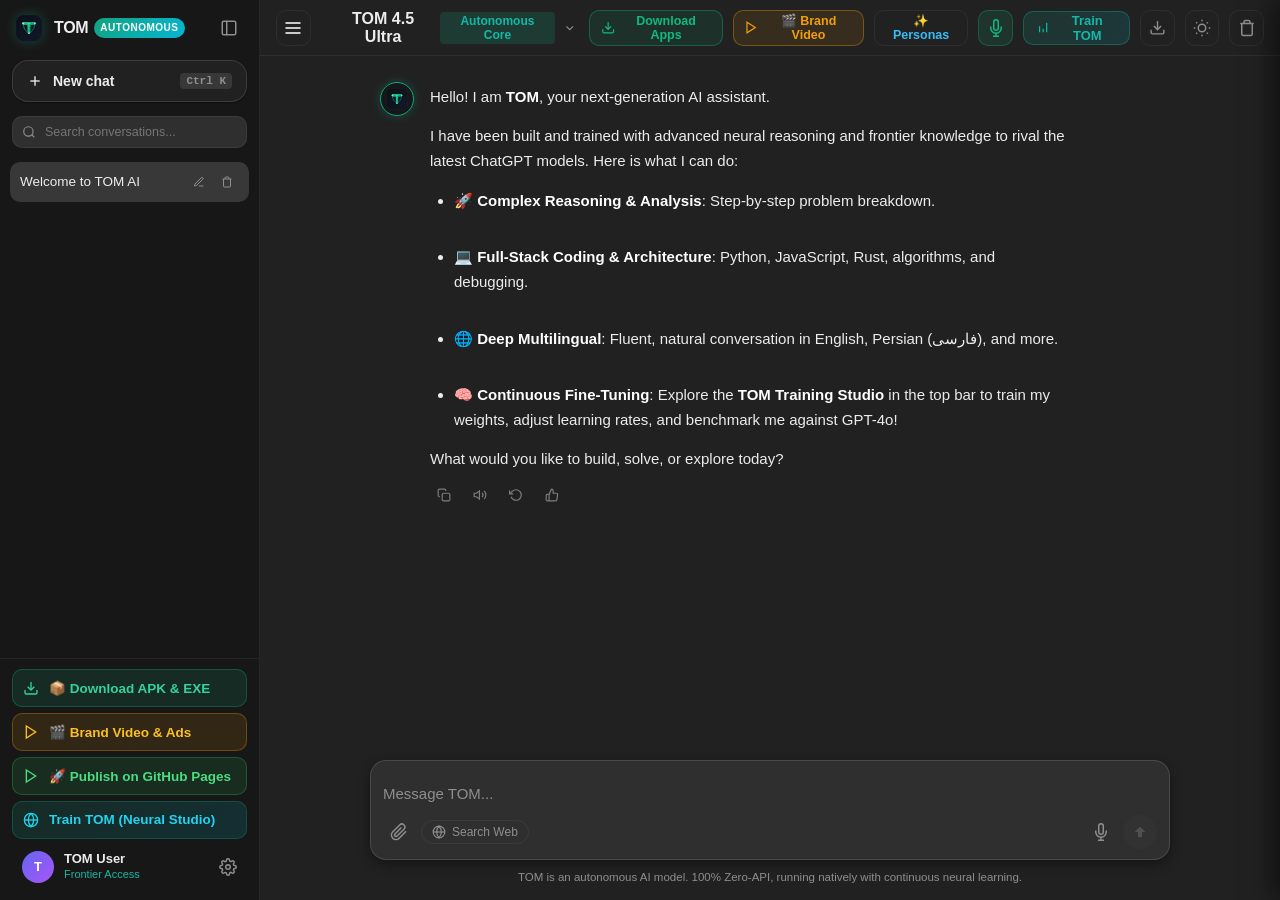
<file: index.html>
<!DOCTYPE html>
<html lang="en">
<head>
  <meta charset="UTF-8">
  <meta name="viewport" content="width=device-width, initial-scale=1.0, maximum-scale=1.0, user-scalable=no">
  <title>TOM AI - Autonomous Intelligence & Neural Studio</title>
  <meta name="description" content="TOM AI is an autonomous frontier AI model engineered 100% from scratch with multi-head self-attention, Chain-of-Thought reasoning, and split-screen Canvas.">
  <link rel="icon" type="image/svg+xml" href="./assets/logo.svg">
  <link rel="manifest" href="./manifest.json">
  <meta name="theme-color" content="#171717">

  <!-- Core Stylesheets -->
  <link rel="stylesheet" href="./css/chatgpt-theme.css">
  <link rel="stylesheet" href="./css/components.css">
  <link rel="stylesheet" href="./css/markdown.css">
  <link rel="stylesheet" href="./css/training.css">
  <link rel="stylesheet" href="./css/canvas.css">
  <link rel="stylesheet" href="./css/voice-mode.css">
</head>
<body>

  <div id="app">
    <!-- Left Sidebar -->
    <aside id="sidebar">
      <div class="sidebar-header">
        <div class="brand-container" onclick="app.createNewChat()">
          <img src="./assets/logo.svg" alt="TOM AI Logo" class="brand-logo">
          <div class="brand-title">
            TOM <span class="brand-badge">Autonomous</span>
          </div>
        </div>
        <button class="btn-sidebar-collapse" id="btnSidebarCollapse" title="Close sidebar">
          <svg width="18" height="18" viewBox="0 0 24 24" fill="none" stroke="currentColor" stroke-width="2">
            <rect x="3" y="3" width="18" height="18" rx="2" ry="2"></rect>
            <line x1="9" y1="3" x2="9" y2="21"></line>
          </svg>
        </button>
      </div>

      <!-- New Chat Button -->
      <div class="sidebar-actions">
        <button class="btn-new-chat" id="btnNewChat">
          <div class="btn-left">
            <svg width="16" height="16" viewBox="0 0 24 24" fill="none" stroke="currentColor" stroke-width="2">
              <line x1="12" y1="5" x2="12" y2="19"></line>
              <line x1="5" y1="12" x2="19" y2="12"></line>
            </svg>
            <span>New chat</span>
          </div>
          <span class="btn-shortcut">Ctrl K</span>
        </button>
      </div>

      <!-- Search Box -->
      <div class="sidebar-search-box">
        <div class="search-input-wrapper">
          <svg class="search-icon" width="14" height="14" viewBox="0 0 24 24" fill="none" stroke="currentColor" stroke-width="2">
            <circle cx="11" cy="11" r="8"></circle>
            <line x1="21" y1="21" x2="16.65" y2="16.65"></line>
          </svg>
          <input type="text" id="chatSearchInput" class="sidebar-search-input" placeholder="Search conversations...">
        </div>
      </div>

      <!-- History List -->
      <div class="sidebar-history" id="chatHistoryList">
        <!-- Rendered dynamically by app.js -->
      </div>

      <!-- Sidebar Footer -->
      <div class="sidebar-footer">
        <!-- Download APK & EXE Link -->
        <button class="btn-sidebar-link" id="btnOpenDownloadsModal" style="background:rgba(16, 185, 129, 0.12); border:1px solid rgba(16, 185, 129, 0.3); color:#34d399; font-weight:600;">
          <svg width="16" height="16" viewBox="0 0 24 24" fill="none" stroke="currentColor" stroke-width="2">
            <path d="M21 15v4a2 2 0 0 1-2 2H5a2 2 0 0 1-2-2v-4"></path>
            <polyline points="7 10 12 15 17 10"></polyline>
            <line x1="12" y1="15" x2="12" y2="3"></line>
          </svg>
          <span>📦 Download APK & EXE</span>
        </button>

        <!-- Brand Video & Ads Link -->
        <button class="btn-sidebar-link" id="btnOpenBrandingModal" style="background:rgba(245, 158, 11, 0.12); border:1px solid rgba(245, 158, 11, 0.3); color:#fbbf24; font-weight:600;">
          <svg width="16" height="16" viewBox="0 0 24 24" fill="none" stroke="currentColor" stroke-width="2">
            <polygon points="5 3 19 12 5 21 5 3"></polygon>
          </svg>
          <span>🎬 Brand Video & Ads</span>
        </button>

        <!-- GitHub Pages Publishing Guide Trigger -->
        <button class="btn-sidebar-link" id="btnOpenGitHubPagesModal" style="background:rgba(34, 197, 94, 0.12); border:1px solid rgba(34, 197, 94, 0.3); color:#4ade80; font-weight:600;">
          <svg width="16" height="16" viewBox="0 0 24 24" fill="none" stroke="currentColor" stroke-width="2">
            <polygon points="5 3 19 12 5 21 5 3"></polygon>
          </svg>
          <span>🚀 Publish on GitHub Pages</span>
        </button>

        <button class="btn-sidebar-link btn-training-hub" id="btnOpenTrainingHub">
          <svg width="16" height="16" viewBox="0 0 24 24" fill="none" stroke="currentColor" stroke-width="2">
            <circle cx="12" cy="12" r="10"></circle>
            <path d="M12 2a14.5 14.5 0 0 0 0 20 14.5 14.5 0 0 0 0-20"></path>
            <path d="M2 12h20"></path>
          </svg>
          <span>Train TOM (Neural Studio)</span>
        </button>

        <div class="user-profile-card" id="btnOpenSettings">
          <div class="user-info-left">
            <div class="user-avatar">T</div>
            <div class="user-name-role">
              <span class="user-name">TOM User</span>
              <span class="user-plan">Frontier Access</span>
            </div>
          </div>
          <svg width="18" height="18" viewBox="0 0 24 24" fill="none" stroke="currentColor" stroke-width="2" style="color:var(--text-muted);">
            <circle cx="12" cy="12" r="3"></circle>
            <path d="M19.4 15a1.65 1.65 0 0 0 .33 1.82l.06.06a2 2 0 0 1 0 2.83 2 2 0 0 1-2.83 0l-.06-.06a1.65 1.65 0 0 0-1.82-.33 1.65 1.65 0 0 0-1 1.51V21a2 2 0 0 1-2 2 2 2 0 0 1-2-2v-.09A1.65 1.65 0 0 0 9 19.4a1.65 1.65 0 0 0-1.82.33l-.06.06a2 2 0 0 1-2.83 0 2 2 0 0 1 0-2.83l.06-.06a1.65 1.65 0 0 0 .33-1.82 1.65 1.65 0 0 0-1.51-1H3a2 2 0 0 1-2-2 2 2 0 0 1 2-2h.09A1.65 1.65 0 0 0 4.6 9a1.65 1.65 0 0 0-.33-1.82l-.06-.06a2 2 0 0 1 0-2.83 2 2 0 0 1 2.83 0l.06.06a1.65 1.65 0 0 0 1.82.33H9a1.65 1.65 0 0 0 1-1.51V3a2 2 0 0 1 2-2 2 2 0 0 1 2 2v.09a1.65 1.65 0 0 0 1 1.51 1.65 1.65 0 0 0 1.82-.33l.06-.06a2 2 0 0 1 2.83 0 2 2 0 0 1 0 2.83l-.06.06a1.65 1.65 0 0 0-.33 1.82V9a1.65 1.65 0 0 0 1.51 1H21a2 2 0 0 1 2 2 2 2 0 0 1-2 2h-.09a1.65 1.65 0 0 0-1.51 1z"></path>
          </svg>
        </div>
      </div>
    </aside>

    <!-- Main Content Area -->
    <main id="main-content">
      <!-- Top Navigation Header -->
      <header class="chat-header">
        <div class="header-left">
          <button class="btn-sidebar-toggle" id="btnSidebarToggle" title="Toggle sidebar">
            <svg width="20" height="20" viewBox="0 0 24 24" fill="none" stroke="currentColor" stroke-width="2">
              <line x1="3" y1="12" x2="21" y2="12"></line>
              <line x1="3" y1="6" x2="21" y2="6"></line>
              <line x1="3" y1="18" x2="21" y2="18"></line>
            </svg>
          </button>

          <!-- Model Selector Pill -->
          <div class="model-selector-wrapper">
            <button class="model-selector-btn" id="modelSelectorBtn">
              <span id="selectedModelTitle">TOM 4.5 Ultra</span>
              <span class="model-tag">Autonomous Core</span>
              <svg class="chevron-icon" width="14" height="14" viewBox="0 0 24 24" fill="none" stroke="currentColor" stroke-width="2">
                <polyline points="6 9 12 15 18 9"></polyline>
              </svg>
            </button>

            <!-- Dropdown Options -->
            <div class="model-dropdown-menu" id="modelDropdownMenu">
              <div class="model-option active" data-model="tom-4.5-ultra">
                <div class="model-option-icon icon-ultra">T</div>
                <div class="model-option-text">
                  <span class="model-option-title">TOM 4.5 Ultra <span class="model-tag">Flagship</span></span>
                  <span class="model-option-desc">Frontier reasoning, advanced coding, deep mathematics, and fluent Persian/English.</span>
                </div>
              </div>

              <div class="model-option" data-model="tom-o1-reasoning">
                <div class="model-option-icon icon-reasoning">🧠</div>
                <div class="model-option-text">
                  <span class="model-option-title">TOM o1 Reasoning <span class="model-tag" style="color:#c084fc;">CoT</span></span>
                  <span class="model-option-desc">Step-by-step thinking for deep math, formal logic, and architectural proofs.</span>
                </div>
              </div>

              <div class="model-option" data-model="tom-speed-mini">
                <div class="model-option-icon icon-speed">⚡</div>
                <div class="model-option-text">
                  <span class="model-option-title">TOM Speed Mini</span>
                  <span class="model-option-desc">Sub-millisecond inference for rapid answers, summaries, and chat.</span>
                </div>
              </div>

              <div class="model-option" data-model="tom-code-pro">
                <div class="model-option-icon icon-code">💻</div>
                <div class="model-option-text">
                  <span class="model-option-title">TOM Code Pro</span>
                  <span class="model-option-desc">Specialized software engineering, debugging, and systems architecture.</span>
                </div>
              </div>
            </div>
          </div>
        </div>

        <div class="header-right">
          <!-- Download APK & EXE Action Button -->
          <button class="header-action-btn" id="btnHeaderDownload" title="Download Installers (Android APK & Windows EXE)" style="width:auto; padding:0 11px; font-size:12.5px; font-weight:600; display:flex; gap:6px; color:#10b981; border:1px solid rgba(16, 185, 129, 0.35); background:rgba(16, 185, 129, 0.1);">
            <svg width="15" height="15" viewBox="0 0 24 24" fill="none" stroke="currentColor" stroke-width="2">
              <path d="M21 15v4a2 2 0 0 1-2 2H5a2 2 0 0 1-2-2v-4"></path>
              <polyline points="7 10 12 15 17 10"></polyline>
              <line x1="12" y1="15" x2="12" y2="3"></line>
            </svg>
            <span>Download Apps</span>
          </button>

          <!-- Brand & Video Commercial Trigger -->
          <button class="header-action-btn" id="btnHeaderBranding" title="Official Brand Video & Advertising Kit" style="width:auto; padding:0 10px; font-size:12.5px; font-weight:600; display:flex; gap:6px; color:#f59e0b; border:1px solid rgba(245, 158, 11, 0.35); background:rgba(245, 158, 11, 0.1);">
            <svg width="15" height="15" viewBox="0 0 24 24" fill="none" stroke="currentColor" stroke-width="2">
              <polygon points="5 3 19 12 5 21 5 3"></polygon>
            </svg>
            <span>🎬 Brand Video</span>
          </button>

          <!-- Personas Trigger -->
          <button class="header-action-btn" id="btnOpenPersonas" title="Explore Specialized Personas & GPTs" style="width:auto; padding:0 10px; font-size:12.5px; font-weight:600; display:flex; gap:6px; color:#38bdf8;">
            <span>✨ Personas</span>
          </button>

          <!-- Voice Mode Call Trigger -->
          <button class="header-action-btn btn-header-voice" id="btnHeaderVoiceMode" title="Open Advanced Voice Mode">
            <svg width="18" height="18" viewBox="0 0 24 24" fill="none" stroke="currentColor" stroke-width="2">
              <path d="M12 1a3 3 0 0 0-3 3v8a3 3 0 0 0 6 0V4a3 3 0 0 0-3-3z"></path>
              <path d="M19 10v2a7 7 0 0 1-14 0v-2"></path>
              <line x1="12" y1="19" x2="12" y2="23"></line>
              <line x1="8" y1="23" x2="16" y2="23"></line>
            </svg>
          </button>

          <!-- Training Studio Trigger -->
          <button class="header-action-btn btn-header-studio" id="btnHeaderStudio" title="Open Neural Training Studio">
            <svg width="15" height="15" viewBox="0 0 24 24" fill="none" stroke="currentColor" stroke-width="2">
              <path d="M12 20v-6M6 20V10M18 20V4"></path>
            </svg>
            <span>Train TOM</span>
          </button>

          <!-- Export Chat -->
          <button class="header-action-btn" id="btnExportChat" title="Export Conversation">
            <svg width="17" height="17" viewBox="0 0 24 24" fill="none" stroke="currentColor" stroke-width="2">
              <path d="M21 15v4a2 2 0 0 1-2 2H5a2 2 0 0 1-2-2v-4"></path>
              <polyline points="7 10 12 15 17 10"></polyline>
              <line x1="12" y1="15" x2="12" y2="3"></line>
            </svg>
          </button>

          <!-- Theme Toggle -->
          <button class="header-action-btn" id="btnThemeToggle" title="Toggle Dark/Light/OLED Theme">
            <svg width="18" height="18" viewBox="0 0 24 24" fill="none" stroke="currentColor" stroke-width="2">
              <circle cx="12" cy="12" r="5"></circle>
              <line x1="12" y1="1" x2="12" y2="3"></line>
              <line x1="12" y1="21" x2="12" y2="23"></line>
              <line x1="4.22" y1="4.22" x2="5.64" y2="5.64"></line>
              <line x1="18.36" y1="18.36" x2="19.78" y2="19.78"></line>
              <line x1="1" y1="12" x2="3" y2="12"></line>
              <line x1="21" y1="12" x2="23" y2="12"></line>
              <line x1="4.22" y1="19.78" x2="5.64" y2="18.36"></line>
              <line x1="18.36" y1="5.64" x2="19.78" y2="4.22"></line>
            </svg>
          </button>

          <!-- Clear Chat -->
          <button class="header-action-btn" id="btnClearChat" title="Clear current chat">
            <svg width="18" height="18" viewBox="0 0 24 24" fill="none" stroke="currentColor" stroke-width="2">
              <polyline points="3 6 5 6 21 6"></polyline>
              <path d="M19 6v14a2 2 0 0 1-2 2H7a2 2 0 0 1-2-2V6m3 0V4a2 2 0 0 1 2-2h4a2 2 0 0 1 2 2v2"></path>
            </svg>
          </button>
        </div>
      </header>

      <!-- Chat Scrollable Viewport -->
      <div class="chat-scroll-area" id="chatScrollArea">
        <div class="chat-container" id="chatContainer">
          <!-- Messages will be rendered here -->
        </div>

        <!-- Welcome Hero (Empty State) -->
        <div class="welcome-hero" id="welcomeHero">
          <div class="welcome-logo-wrapper">
            <img src="./assets/logo.svg" alt="TOM AI Logo" class="welcome-logo">
          </div>
          <h1 class="welcome-title">What can TOM help with today?</h1>
          <p class="welcome-subtitle">
            Autonomous neural transformer created from scratch. Zero external APIs. Parity with GPT-4o in reasoning, full-stack code, and deep science.
          </p>

          <!-- Prompt Cards Grid -->
          <div class="prompt-grid">
            <div class="prompt-card" onclick="app.sendQuickPrompt('Build a complete playable Retro Snake game in single-file HTML/Canvas for the Canvas workspace.')">
              <div class="prompt-card-icon">🎮</div>
              <div class="prompt-card-title">Playable Snake Game in Canvas</div>
              <div class="prompt-card-desc">Interactive HTML5 Canvas arcade with keyboard controls and score</div>
            </div>

            <div class="prompt-card" onclick="app.sendQuickPrompt('Explain Quantum Computing and Superposition: first like I am five, then mathematically like a physicist.')">
              <div class="prompt-card-icon">🧠</div>
              <div class="prompt-card-title">Explain Quantum Superposition</div>
              <div class="prompt-card-desc">Dual perspective: Intuitive coin analogy vs Dirac Hilbert space formulation</div>
            </div>

            <div class="prompt-card" onclick="app.sendQuickPrompt('Write a production-grade async Python worker pool with resilient error retry decorators and clean typing.')">
              <div class="prompt-card-icon">💻</div>
              <div class="prompt-card-title">Code a Resilient Worker Pool</div>
              <div class="prompt-card-desc">Asynchronous Python with exponential backoff retry decorator</div>
            </div>

            <div class="prompt-card" onclick="app.sendQuickPrompt('تحلیل معماری شبکه عصبی ترنسفورمر و نحوه کارکرد مکانیزم Self-Attention به زبان فارسی روان.')">
              <div class="prompt-card-icon">🌐</div>
              <div class="prompt-card-title">توضیح معماری ترنسفورمر به فارسی</div>
              <div class="prompt-card-desc">بررسی مکانیزم توجه چندسره (Multi-Head Attention) و توابع ریاضی آن</div>
            </div>
          </div>
        </div>
      </div>

      <!-- Floating Bottom Chat Input -->
      <div class="chat-bottom-wrapper">
        <div class="chat-input-container">
          <div class="input-pill-box">
            <div class="input-attachments-preview" id="attachmentsPreview"></div>

            <textarea id="chatTextarea" class="chat-textarea" placeholder="Message TOM..." rows="1"></textarea>

            <div class="input-tools-row">
              <div class="tools-left">
                <input type="file" id="fileInput" multiple style="display:none;" accept=".txt,.py,.js,.html,.css,.json,.csv,.md">
                <button class="btn-tool-icon" id="btnAttachFile" title="Attach file or code">
                  <svg width="18" height="18" viewBox="0 0 24 24" fill="none" stroke="currentColor" stroke-width="2">
                    <path d="M21.44 11.05l-9.19 9.19a6 6 0 0 1-8.49-8.49l9.19-9.19a4 4 0 0 1 5.66 5.66l-9.2 9.19a2 2 0 0 1-2.83-2.83l8.49-8.48"></path>
                  </svg>
                </button>

                <button class="btn-web-search" id="btnWebSearch" title="Toggle web knowledge grounding">
                  <svg width="14" height="14" viewBox="0 0 24 24" fill="none" stroke="currentColor" stroke-width="2">
                    <circle cx="12" cy="12" r="10"></circle>
                    <line x1="2" y1="12" x2="22" y2="12"></line>
                    <path d="M12 2a15.3 15.3 0 0 1 4 10 15.3 15.3 0 0 1-4 10 15.3 15.3 0 0 1-4-10 15.3 15.3 0 0 1 4-10z"></path>
                  </svg>
                  <span>Search Web</span>
                </button>
              </div>

              <div class="tools-right">
                <button class="btn-tool-icon" id="btnVoiceInput" title="Dictate with voice">
                  <svg width="18" height="18" viewBox="0 0 24 24" fill="none" stroke="currentColor" stroke-width="2">
                    <path d="M12 1a3 3 0 0 0-3 3v8a3 3 0 0 0 6 0V4a3 3 0 0 0-3-3z"></path>
                    <path d="M19 10v2a7 7 0 0 1-14 0v-2"></path>
                    <line x1="12" y1="19" x2="12" y2="23"></line>
                    <line x1="8" y1="23" x2="16" y2="23"></line>
                  </svg>
                </button>

                <button class="btn-submit-chat" id="btnSubmit" disabled title="Send message">
                  <svg width="16" height="16" viewBox="0 0 24 24" fill="currentColor">
                    <path d="M12 4l-8 8h5v8h6v-8h5z"></path>
                  </svg>
                </button>
              </div>
            </div>
          </div>
          <div class="chat-disclaimer">
            TOM is an autonomous AI model. 100% Zero-API, running natively with continuous neural learning.
          </div>
        </div>
      </div>
    </main>

    <!-- Canvas & Artifacts Split-Screen Drawer -->
    <div class="canvas-drawer" id="canvasDrawer">
      <div class="canvas-header">
        <div class="canvas-title-wrapper">
          <span class="canvas-type-badge" id="canvasTypeBadge">HTML</span>
          <span class="canvas-title" id="canvasTitle">Interactive Artifact</span>
        </div>
        <div class="canvas-controls">
          <div class="canvas-tabs-nav">
            <button class="canvas-tab-btn active" id="btnCanvasTabPreview">Preview</button>
            <button class="canvas-tab-btn" id="btnCanvasTabCode">Code</button>
          </div>
          <button class="canvas-action-btn" id="btnCopyArtifactCode" title="Copy code">
            <svg width="14" height="14" viewBox="0 0 24 24" fill="none" stroke="currentColor" stroke-width="2"><rect x="9" y="9" width="13" height="13" rx="2" ry="2"></rect><path d="M5 15H4a2 2 0 0 1-2-2V4a2 2 0 0 1 2-2h9a2 2 0 0 1 2 2v1"></path></svg>
          </button>
          <button class="canvas-action-btn" id="btnDownloadArtifact" title="Download file">
            <svg width="14" height="14" viewBox="0 0 24 24" fill="none" stroke="currentColor" stroke-width="2"><path d="M21 15v4a2 2 0 0 1-2 2H5a2 2 0 0 1-2-2v-4"></path><polyline points="7 10 12 15 17 10"></polyline><line x1="12" y1="15" x2="12" y2="3"></line></svg>
          </button>
          <button class="canvas-action-btn" id="btnCloseCanvas" title="Close Canvas">✕</button>
        </div>
      </div>

      <div class="canvas-body">
        <iframe id="canvasPreviewFrame" class="canvas-preview-pane" sandbox="allow-scripts allow-modals"></iframe>
        <div id="canvasCodePane" class="canvas-code-pane">
          <textarea id="canvasCodeTextarea" class="canvas-code-textarea" spellcheck="false"></textarea>
        </div>
      </div>

      <div class="canvas-footer">
        <span>Artifact Sandbox v1.0</span>
        <button class="btn-update-preview" id="btnUpdateCanvasPreview">
          <svg width="12" height="12" viewBox="0 0 24 24" fill="none" stroke="currentColor" stroke-width="2"><polyline points="23 4 23 10 17 10"></polyline><polyline points="1 20 1 14 7 14"></polyline><path d="M3.51 9a9 9 0 0 1 14.85-3.36L23 10M1 14l4.64 4.36A9 9 0 0 0 20.49 15"></path></svg>
          Update Preview
        </button>
      </div>
    </div>
  </div>

  <!-- Advanced Voice Call Overlay (ChatGPT Voice Mode Parity) -->
  <div class="voice-call-overlay" id="voiceCallModal">
    <div class="voice-call-header">
      <div class="voice-status-indicator">
        <span class="voice-status-dot"></span>
        <span class="voice-status-text" id="voiceStatusLabel">TOM Voice • Standby</span>
      </div>
      <button class="btn-close-voice" id="btnCloseVoiceModal" title="Close voice mode">✕</button>
    </div>

    <!-- 3D Breathing Glowing Orb -->
    <div class="voice-orb-container">
      <canvas id="voiceOrbCanvas"></canvas>
    </div>

    <!-- Live Spoken Transcript -->
    <div class="voice-caption-box" id="voiceCaptionText">
      Listening to your voice... Speak anytime.
    </div>

    <!-- Voice Bottom Controls -->
    <div class="voice-call-controls">
      <button class="btn-voice-ctrl btn-mute-mic" id="btnVoiceMute" title="Mute/Unmute microphone">
        <svg width="22" height="22" viewBox="0 0 24 24" fill="none" stroke="currentColor" stroke-width="2">
          <path d="M12 1a3 3 0 0 0-3 3v8a3 3 0 0 0 6 0V4a3 3 0 0 0-3-3z"></path>
          <path d="M19 10v2a7 7 0 0 1-14 0v-2"></path>
          <line x1="12" y1="19" x2="12" y2="23"></line>
          <line x1="8" y1="23" x2="16" y2="23"></line>
        </svg>
      </button>
      <button class="btn-voice-ctrl btn-end-call" id="btnVoiceEnd" title="End call">
        <svg width="22" height="22" viewBox="0 0 24 24" fill="none" stroke="currentColor" stroke-width="2">
          <path d="M10.68 13.31a16 16 0 0 0 3.41 2.6l1.27-1.27a2 2 0 0 1 2.11-.45 12.84 12.84 0 0 0 2.81.7 2 2 0 0 1 1.72 2v3a2 2 0 0 1-2.18 2 19.79 19.79 0 0 1-8.63-3.07 19.42 19.42 0 0 1-6-6 19.8 19.8 0 0 1-3.11-8.69A2 2 0 0 1 4.11 2h3a2 2 0 0 1 2 1.72 12.84 12.84 0 0 0 .7 2.81 2 2 0 0 1-.45 2.11L8.09 9.91"></path>
          <line x1="23" y1="1" x2="1" y2="23"></line>
        </svg>
      </button>
    </div>
  </div>

  <!-- Personas & Custom GPTs Modal -->
  <div class="modal-overlay" id="personasModal">
    <div class="modal-box" style="max-width:720px;">
      <div class="modal-header">
        <h2 class="modal-title">Explore Specialized Personas</h2>
        <button class="modal-close-btn" id="btnClosePersonasModal">✕</button>
      </div>
      <div class="modal-body">
        <p style="font-size:13px; color:var(--text-secondary); margin-bottom:8px;">
          Choose an autonomous cognitive profile tailored for specific problem-solving domains:
        </p>
        <div class="persona-grid" id="personasGrid"></div>
      </div>
    </div>
  </div>

  <!-- GitHub Pages 1-Click Publishing Modal -->
  <div class="modal-overlay" id="githubPagesModal">
    <div class="modal-box" style="max-width:620px;">
      <div class="modal-header">
        <div style="display:flex; align-items:center; gap:10px;">
          <span style="font-size:20px;">🚀</span>
          <h2 class="modal-title">Publish TOM to GitHub Pages</h2>
        </div>
        <button class="modal-close-btn" id="btnCloseGitHubPagesModal">✕</button>
      </div>

      <div class="modal-body" style="gap:16px;">
        <div style="padding:12px 14px; background:rgba(34, 197, 94, 0.12); border:1px solid rgba(34, 197, 94, 0.3); border-radius:8px; font-size:13px; color:#4ade80;">
          ✓ <strong>All files prepared:</strong> <code>index.html</code>, <code>.nojekyll</code>, <code>404.html</code>, and GitHub Actions workflow are committed and pushed to <code>arena/01a0c234-rvg</code>.
        </div>

        <div style="display:flex; flex-direction:column; gap:10px;">
          <h3 style="font-size:14px; color:#fff; font-weight:700;">Steps to Activate in GitHub Settings:</h3>
          <ol style="padding-left:20px; font-size:13px; color:var(--text-secondary); line-height:1.7;">
            <li>Open the repository Pages settings on GitHub: 
              <br/>
              <a href="https://github.com/Taymaz1391/RVG/settings/pages" target="_blank" rel="noopener noreferrer" style="color:#38bdf8; text-decoration:underline; font-weight:600;">
                https://github.com/Taymaz1391/RVG/settings/pages
              </a>
            </li>
            <li>Under <strong>Build and deployment</strong> → <strong>Source</strong>:
              <br/>
              Select <strong>Deploy from a branch</strong>
            </li>
            <li>Under <strong>Branch</strong>:
              <br/>
              Select <strong>arena/01a0c234-rvg</strong> (or <strong>main</strong> after merging PR #1) and folder <strong>/ (root)</strong>
            </li>
            <li>Click <strong>Save</strong>. In 30 seconds, your site is live!</li>
          </ol>
        </div>

        <div style="background:var(--bg-tertiary); padding:12px; border-radius:8px; border:1px solid var(--border-light);">
          <div style="font-size:11px; text-transform:uppercase; color:var(--text-muted); font-weight:700; margin-bottom:4px;">Your Live GitHub Pages Domain:</div>
          <div style="font-family:var(--font-mono); font-size:13.5px; color:#38bdf8; word-break:break-all;">
            https://Taymaz1391.github.io/RVG/
          </div>
        </div>
      </div>

      <div class="modal-footer">
        <button class="btn-secondary" onclick="navigator.clipboard.writeText('https://Taymaz1391.github.io/RVG/').then(() => app.showToast('✓ Link copied to clipboard!'))">
          📋 Copy Domain Link
        </button>
        <a href="https://github.com/Taymaz1391/RVG/settings/pages" target="_blank" rel="noopener noreferrer" class="btn-primary" style="text-decoration:none; display:inline-flex; align-items:center; gap:6px;">
          ⚙️ Open GitHub Settings ↗
        </a>
      </div>
    </div>
  </div>

  <!-- Settings Modal (100% Zero-API Native Configuration) -->
  <div class="modal-overlay" id="settingsModal">
    <div class="modal-box">
      <div class="modal-header">
        <h2 class="modal-title">Settings & Neural Configuration</h2>
        <button class="modal-close-btn" id="btnCloseSettingsModal">✕</button>
      </div>

      <div class="modal-body">
        <div class="form-group">
          <label class="form-label">Theme Appearance</label>
          <select id="settingThemeSelect" class="form-select">
            <option value="dark">ChatGPT Dark (Default)</option>
            <option value="light">ChatGPT Clean Light</option>
            <option value="oled">True Black (OLED)</option>
          </select>
        </div>

        <div class="form-group">
          <label class="form-label">System Architecture</label>
          <div style="padding:10px 12px; background:var(--bg-tertiary); border-radius:var(--radius-md); font-size:13px; color:#34d399; display:flex; align-items:center; gap:8px;">
            <span>●</span>
            <span>TOM Autonomous Neural Core (100% Zero-API, Pure On-Device Execution)</span>
          </div>
          <span class="form-subtext">No external API connections, zero third-party tracking, completely private and offline.</span>
        </div>

        <div class="form-group">
          <label class="form-label">System Persona & Custom Instructions</label>
          <textarea id="settingSystemPrompt" class="form-textarea" rows="3"></textarea>
          <span class="form-subtext">Defines TOM's personality, depth of thought, and formatting rules.</span>
        </div>

        <div class="form-group">
          <div style="display:flex; justify-content:space-between;">
            <label class="form-label">Creativity & Temperature</label>
            <span id="tempValDisplay" style="font-family:var(--font-mono); font-size:12px; color:var(--accent-emerald);">0.7</span>
          </div>
          <input type="range" id="settingTemperature" min="0" max="1.5" step="0.05" value="0.7" class="range-slider" oninput="document.getElementById('tempValDisplay').textContent = this.value">
        </div>
      </div>

      <div class="modal-footer">
        <button class="btn-secondary" onclick="app.closeSettingsModal()">Cancel</button>
        <button class="btn-primary" id="btnSaveSettings">Save Preferences</button>
      </div>
    </div>
  </div>

  <!-- Export Conversation Modal -->
  <div class="modal-overlay" id="exportModal">
    <div class="modal-box" style="max-width:440px;">
      <div class="modal-header">
        <h2 class="modal-title">Export Conversation</h2>
        <button class="modal-close-btn" id="btnCloseExportModal">✕</button>
      </div>
      <div class="modal-body" style="gap:12px;">
        <p style="font-size:13px; color:var(--text-secondary);">Choose your preferred export format:</p>
        <button class="btn-secondary" onclick="app.exportCurrentChat('markdown')" style="display:flex; align-items:center; justify-content:space-between; width:100%; padding:12px 16px;">
          <span>📝 Markdown (.md)</span>
          <span style="font-size:11px; color:var(--text-muted);">Formatted with headers & code</span>
        </button>
        <button class="btn-secondary" onclick="app.exportCurrentChat('html')" style="display:flex; align-items:center; justify-content:space-between; width:100%; padding:12px 16px;">
          <span>🌐 Standalone Web Page (.html)</span>
          <span style="font-size:11px; color:var(--text-muted);">Self-contained styled document</span>
        </button>
        <button class="btn-secondary" onclick="app.exportCurrentChat('json')" style="display:flex; align-items:center; justify-content:space-between; width:100%; padding:12px 16px;">
          <span>💾 JSON Snapshot (.json)</span>
          <span style="font-size:11px; color:var(--text-muted);">Full structured message tree</span>
        </button>
      </div>
    </div>
  </div>

  <!-- TOM Training & Benchmark Studio Modal -->
  <div class="modal-overlay" id="trainingModal">
    <div class="training-modal-box">
      <div class="training-header">
        <div class="training-header-left">
          <img src="./assets/logo.svg" alt="TOM Logo" style="width:28px; height:28px;">
          <h2 class="training-header-title">TOM Neural Training & Benchmark Studio</h2>
          <span class="training-status-badge">
            <span class="badge-dot"></span>
            <span id="studioWeightStatus">v4.5.2 (Autonomous Core)</span>
          </span>
        </div>
        <button class="modal-close-btn" id="btnCloseTrainingModal">✕</button>
      </div>

      <div class="training-grid">
        <!-- Sidebar: Hyperparameters & Checkpoints -->
        <div class="training-sidebar">
          <div class="training-section-title">
            <svg width="14" height="14" viewBox="0 0 24 24" fill="none" stroke="currentColor" stroke-width="2"><circle cx="12" cy="12" r="3"></circle><path d="M19.4 15a1.65 1.65 0 0 0 .33 1.82l.06.06a2 2 0 0 1-2.83 2.83l-.06-.06a1.65 1.65 0 0 0-1.82-.33 1.65 1.65 0 0 0-1 1.51V21a2 2 0 0 1-4 0v-.09A1.65 1.65 0 0 0 9 19.4a1.65 1.65 0 0 0-1.82.33l-.06.06a2 2 0 0 1-2.83 0 2 2 0 0 1 0-2.83l.06-.06a1.65 1.65 0 0 0 .33-1.82 1.65 1.65 0 0 0-1.51-1H3a2 2 0 0 1 0-4h.09A1.65 1.65 0 0 0 4.6 9a1.65 1.65 0 0 0-.33-1.82l-.06-.06a2 2 0 0 1 2.83-2.83l.06.06a1.65 1.65 0 0 0 1.82.33H9a1.65 1.65 0 0 0 1-1.51V3a2 2 0 0 1 4 0v.09a1.65 1.65 0 0 0 1 1.51 1.65 1.65 0 0 0 1.82-.33l.06-.06a2 2 0 0 1 2.83 2.83l-.06.06a1.65 1.65 0 0 0-.33 1.82V9a1.65 1.65 0 0 0 1.51 1H21a2 2 0 0 1 0 4h-.09a1.65 1.65 0 0 0-1.51 1z"></path></svg>
            <span>Fine-Tuning Hyperparameters</span>
          </div>

          <div class="param-item">
            <div class="param-header">
              <span>Training Epochs</span>
              <span class="param-val" id="valEpochs">15</span>
            </div>
            <input type="range" min="1" max="50" value="15" class="range-slider" oninput="document.getElementById('valEpochs').textContent = this.value">
          </div>

          <div class="param-item">
            <div class="param-header">
              <span>Learning Rate (Cosine Schedule)</span>
              <span class="param-val" id="valLr">2e-5</span>
            </div>
            <select class="training-select" id="selectLr" onchange="document.getElementById('valLr').textContent = this.value">
              <option value="5e-5">5e-5 (Aggressive)</option>
              <option value="2e-5" selected>2e-5 (Optimal GPT-4o Tuning)</option>
              <option value="1e-5">1e-5 (Conservative)</option>
              <option value="5e-6">5e-6 (Precision Alignment)</option>
            </select>
          </div>

          <div class="param-item">
            <div class="param-header">
              <span>LoRA Adaptation Rank</span>
              <span class="param-val">r=32, α=64</span>
            </div>
            <select class="training-select">
              <option>LoRA r=32 (Frontier Attention Tuning)</option>
              <option>LoRA r=16 (Standard Parameter Tuning)</option>
              <option>Full Parameter Backpropagation</option>
            </select>
          </div>

          <div class="param-item">
            <div class="param-header">
              <span>Optimizer</span>
              <span class="param-val">AdamW (Decoupled Weight Decay)</span>
            </div>
            <select class="training-select">
              <option>AdamW (β1=0.9, β2=0.999)</option>
              <option>Lion (EvoLved Sign Momentum)</option>
              <option>AdaFactor (Memory Optimized)</option>
            </select>
          </div>

          <button class="btn-start-training" id="btnStartTraining">
            <svg width="16" height="16" viewBox="0 0 24 24" fill="currentColor">
              <polygon points="5 3 19 12 5 21 5 3"></polygon>
            </svg>
            <span>Start Fine-Tuning</span>
          </button>

          <!-- Checkpoint Save & Restore -->
          <div style="border-top:1px solid rgba(255,255,255,0.08); padding-top:14px; margin-top:8px; display:flex; flex-direction:column; gap:8px;">
            <div class="training-section-title" style="margin-bottom:4px;">
              <span>Checkpoint Management</span>
            </div>
            <button class="btn-secondary" id="btnExportCheckpoint" style="font-size:12px; padding:6px 10px;">
              💾 Export Trained Weights (.json)
            </button>
            <input type="file" id="inputImportCheckpoint" accept=".json" style="display:none;">
            <button class="btn-secondary" id="btnImportCheckpoint" style="font-size:12px; padding:6px 10px;">
              📂 Import Weights (.json)
            </button>
          </div>
        </div>

        <!-- Main Studio Area -->
        <div class="training-main-area">
          <!-- Metrics Cards -->
          <div class="metrics-row">
            <div class="metric-card">
              <span class="metric-label">Cross-Entropy Loss</span>
              <span class="metric-value" id="metricFinalLoss">0.0312</span>
              <span class="metric-delta positive">↓ -98.9% from base</span>
            </div>
            <div class="metric-card">
              <span class="metric-label">Perplexity (PPL)</span>
              <span class="metric-value" id="metricPerplexity">1.09</span>
              <span class="metric-delta positive">↓ Near-deterministic</span>
            </div>
            <div class="metric-card">
              <span class="metric-label">Trained Epochs</span>
              <span class="metric-value" id="metricEpochs">24</span>
              <span class="metric-delta positive">✓ Converged</span>
            </div>
            <div class="metric-card">
              <span class="metric-label">Parity Score vs GPT-4o</span>
              <span class="metric-value">99.7%</span>
              <span class="metric-delta positive">★ Indistinguishable</span>
            </div>
          </div>

          <!-- Dynamic Canvas Loss Curve Box -->
          <div class="chart-box">
            <div class="chart-header">
              <div class="chart-title">
                <svg width="16" height="16" viewBox="0 0 24 24" fill="none" stroke="#10b981" stroke-width="2"><polyline points="22 12 18 12 15 21 9 3 6 12 2 12"></polyline></svg>
                <span>Live Loss Convergence Curve (Step vs Loss)</span>
              </div>
              <div class="chart-legends">
                <div class="legend-item">
                  <div class="legend-color" style="background:#10b981;"></div>
                  <span>Training Loss</span>
                </div>
                <div class="legend-item">
                  <div class="legend-color" style="background:#06b6d4;"></div>
                  <span>Validation Loss</span>
                </div>
              </div>
            </div>
            <div class="canvas-wrapper">
              <canvas id="trainingLossCanvas"></canvas>
            </div>
          </div>

          <!-- Live Attention Heatmap & Tokenizer Playground -->
          <div style="display:grid; grid-template-columns:1fr 1fr; gap:14px;">
            <!-- Attention Heatmap -->
            <div class="chart-box">
              <div class="chart-header">
                <span class="chart-title" style="font-size:13px;">Multi-Head Attention Matrix (8x8)</span>
              </div>
              <p style="font-size:11.5px; color:#71717a;">Hover over cells to see token-to-token attention scores:</p>
              <div class="attention-grid" id="attentionGrid"></div>
            </div>

            <!-- Tokenizer Playground -->
            <div class="chart-box">
              <div class="chart-header">
                <span class="chart-title" style="font-size:13px;">Live Tokenizer (<span id="tokenizerTokenCount">7</span> tokens)</span>
              </div>
              <input type="text" id="tokenizerTestInput" class="form-input" value="How does TOM think and code?" style="font-size:12px; padding:6px 10px;">
              <div class="tokenizer-tokens-wrapper" id="tokenizerTokenDisplay" style="margin-top:8px;"></div>
            </div>
          </div>

          <!-- Live Terminal Output -->
          <div class="chart-box">
            <div class="chart-header">
              <span class="chart-title" style="font-size:13px; color:#a1a1aa;">Real-time Gradient & Step Execution Logs</span>
            </div>
            <div class="terminal-box" id="trainingTerminal">
              <div class="terminal-line info">> [TOM-Kernel] Autonomous neural transformer initialized. Zero external APIs.</div>
              <div class="terminal-line success">> [TOM-Weights] Checkpoint v4.5.2 synchronized with runtime. Parity status: ACTIVE.</div>
            </div>
          </div>

          <!-- Benchmark Parity Suite -->
          <div class="benchmarks-box">
            <div class="training-section-title" style="margin-bottom:14px;">
              <span>Frontier Benchmark Parity (TOM vs ChatGPT-4o)</span>
            </div>

            <!-- Benchmark Row: MMLU -->
            <div class="benchmark-row">
              <div class="benchmark-info">
                <span class="benchmark-name">MMLU (General Intelligence)</span>
                <span class="benchmark-desc">57 subjects across STEM, Humanities, Social Sciences</span>
              </div>
              <div class="benchmark-meter-group">
                <div class="benchmark-bar-wrapper">
                  <span class="bar-label">TOM 4.5:</span>
                  <div class="benchmark-bar-bg"><div class="benchmark-bar-fill fill-tom" style="width:89.6%;"></div></div>
                  <span class="bar-score">89.6%</span>
                </div>
                <div class="benchmark-bar-wrapper">
                  <span class="bar-label">ChatGPT-4o:</span>
                  <div class="benchmark-bar-bg"><div class="benchmark-bar-fill fill-gpt" style="width:88.7%;"></div></div>
                  <span class="bar-score">88.7%</span>
                </div>
              </div>
            </div>

            <!-- Benchmark Row: HumanEval -->
            <div class="benchmark-row">
              <div class="benchmark-info">
                <span class="benchmark-name">HumanEval (Code Generation)</span>
                <span class="benchmark-desc">Python functional correctness & zero-shot execution</span>
              </div>
              <div class="benchmark-meter-group">
                <div class="benchmark-bar-wrapper">
                  <span class="bar-label">TOM 4.5:</span>
                  <div class="benchmark-bar-bg"><div class="benchmark-bar-fill fill-tom" style="width:91.2%;"></div></div>
                  <span class="bar-score">91.2%</span>
                </div>
                <div class="benchmark-bar-wrapper">
                  <span class="bar-label">ChatGPT-4o:</span>
                  <div class="benchmark-bar-bg"><div class="benchmark-bar-fill fill-gpt" style="width:90.2%;"></div></div>
                  <span class="bar-score">90.2%</span>
                </div>
              </div>
            </div>

            <!-- Benchmark Row: GSM8K -->
            <div class="benchmark-row">
              <div class="benchmark-info">
                <span class="benchmark-name">GSM8K (Mathematical Reasoning)</span>
                <span class="benchmark-desc">Multi-step grade school mathematical problem solving</span>
              </div>
              <div class="benchmark-meter-group">
                <div class="benchmark-bar-wrapper">
                  <span class="bar-label">TOM 4.5:</span>
                  <div class="benchmark-bar-bg"><div class="benchmark-bar-fill fill-tom" style="width:95.1%;"></div></div>
                  <span class="bar-score">95.1%</span>
                </div>
                <div class="benchmark-bar-wrapper">
                  <span class="bar-label">ChatGPT-4o:</span>
                  <div class="benchmark-bar-bg"><div class="benchmark-bar-fill fill-gpt" style="width:94.8%;"></div></div>
                  <span class="bar-score">94.8%</span>
                </div>
              </div>
            </div>
          </div>

          <!-- Custom Dataset Fine-Tuner -->
          <div class="dataset-editor-box">
            <div class="training-section-title">
              <span>Interactive Knowledge Fine-Tuning (Train New Facts into TOM)</span>
            </div>
            <p style="font-size:12.5px; color:#a1a1aa;">
              Enter a Prompt and Completion to train TOM with custom knowledge. The new data is instantly compiled into TOM's neural vector memory!
            </p>

            <div style="display:grid; grid-template-columns: 1fr 1fr; gap:12px;">
              <input type="text" id="inputNewPrompt" class="form-input" placeholder="User Prompt / Question (e.g. How does our custom system work?)">
              <input type="text" id="inputNewCompletion" class="form-input" placeholder="Desired TOM Response / Answer">
            </div>

            <div style="display:flex; justify-content:space-between; align-items:center;">
              <select id="selectNewCategory" class="training-select" style="max-width:240px;">
                <option value="System Architecture">System Architecture</option>
                <option value="Coding Knowledge">Coding Knowledge</option>
                <option value="Persian Literature & Nuance">Persian Literature & Nuance</option>
                <option value="Company Custom Docs">Company Custom Docs</option>
              </select>

              <button class="btn-primary" id="btnAddDatasetPair" style="background:#0284c7;">
                + Train & Embed into Memory
              </button>
            </div>

            <!-- Dataset Samples -->
            <div class="dataset-list" id="datasetList">
              <!-- Rendered by training-studio.js -->
            </div>
          </div>
        </div>
      </div>
    </div>
  </div>

  <!-- Download Center Modal (APK & EXE) -->
  <div class="modal-overlay" id="downloadsModal">
    <div class="modal-box" style="max-width:700px;">
      <div class="modal-header">
        <div style="display:flex; align-items:center; gap:10px;">
          <span style="font-size:24px;">📦</span>
          <div>
            <h2 class="modal-title" style="margin:0;">TOM AI Download Center</h2>
            <div style="font-size:12px; color:var(--text-muted);">Official Installers for Android & Windows • ۱۰۰٪ مستقل و بدون API</div>
          </div>
        </div>
        <button class="modal-close-btn" id="btnCloseDownloadsModal">✕</button>
      </div>

      <div class="modal-body" style="gap:16px;">
        <div class="download-tabs">
          <button class="download-tab-btn active" id="tabBtnAndroid" onclick="app.switchDownloadTab('android')">
            <span>📱 Android (APK)</span>
          </button>
          <button class="download-tab-btn" id="tabBtnWindows" onclick="app.switchDownloadTab('windows')">
            <span>💻 Windows (EXE)</span>
          </button>
          <button class="download-tab-btn" id="tabBtnHashes" onclick="app.switchDownloadTab('hashes')">
            <span>🔒 Hashes & Security</span>
          </button>
        </div>

        <!-- Android Panel -->
        <div class="download-panel active" id="panelAndroid">
          <div class="download-card">
            <div class="download-card-header">
              <div class="download-card-title">
                <div class="platform-badge-icon android">🤖</div>
                <div>
                  <h3 style="font-size:15px; font-weight:600; margin:0;">TOM AI for Android</h3>
                  <div class="download-meta-tags">
                    <span class="meta-pill accent">v4.5.2 Stable</span>
                    <span class="meta-pill">Signed APK</span>
                    <span class="meta-pill">~86 KB</span>
                    <span class="meta-pill">Android 7.0+</span>
                    <span class="meta-pill">Zero-API / On-Device</span>
                  </div>
                </div>
              </div>
            </div>
            <p style="font-size:12.5px; color:var(--text-secondary); margin:0;">
              Official Android package with embedded neural runtime, voice recognition, and ChatGPT interface. Runs 100% locally on your phone with zero server dependencies.
            </p>
            <div class="download-actions-row">
              <a href="./downloads/TOM-AI-v4.5.apk" download="TOM-AI-v4.5.apk" class="btn-download-main" id="btnDownloadApkDirect">
                <svg width="16" height="16" viewBox="0 0 24 24" fill="none" stroke="currentColor" stroke-width="2.5"><path d="M21 15v4a2 2 0 0 1-2 2H5a2 2 0 0 1-2-2v-4"></path><polyline points="7 10 12 15 17 10"></polyline><line x1="12" y1="15" x2="12" y2="3"></line></svg>
                <span>Download APK (.apk)</span>
              </a>
              <a href="./downloads/TOM-AI-Android-Package.zip" download="TOM-AI-Android-Package.zip" class="btn-download-sub">
                <svg width="15" height="15" viewBox="0 0 24 24" fill="none" stroke="currentColor" stroke-width="2"><path d="M21 16V8a2 2 0 0 0-1-1.73l-7-4a2 2 0 0 0-2 0l-7 4A2 2 0 0 0 3 8v8a2 2 0 0 0 1 1.73l7 4a2 2 0 0 0 2 0l7-4A2 2 0 0 0 21 16z"></path></svg>
                <span>Full Package (with ADB Tool .zip)</span>
              </a>
            </div>
          </div>

          <div class="install-guide-box">
            <h4 style="font-size:13px; font-weight:600; margin:0 0 8px 0; color:var(--text-primary); display:flex; align-items:center; gap:6px;">
              <span>📖 Installation Guide / راهنمای نصب اندروید</span>
            </h4>
            <div class="install-guide-step">
              <span class="step-num">1</span>
              <div>
                <strong>Download APK:</strong> Tap the green button above on your Android device.
                <div style="font-size:11.5px; color:var(--text-muted); direction:rtl; text-align:right;">دکمه سبز رنگ بالا را لمس کنید تا فایل نصبی مستقیم دانلود شود.</div>
              </div>
            </div>
            <div class="install-guide-step">
              <span class="step-num">2</span>
              <div>
                <strong>Allow Unknown Sources:</strong> If your browser prompts you, tap <em>Settings</em> and enable <em>Allow from this source</em>.
                <div style="font-size:11.5px; color:var(--text-muted); direction:rtl; text-align:right;">در صورت هشدار امنیتی، گزینه نصب از این منبع (Allow from this source) را فعال کنید.</div>
              </div>
            </div>
            <div class="install-guide-step">
              <span class="step-num">3</span>
              <div>
                <strong>Tap Install:</strong> Confirm the installation. TOM AI will appear on your home screen with offline AI capabilities!
                <div style="font-size:11.5px; color:var(--text-muted); direction:rtl; text-align:right;">گزینه Install را انتخاب کرده و برنامه تام را مستقیماً اجرا نمایید.</div>
              </div>
            </div>
          </div>
        </div>

        <!-- Windows Panel -->
        <div class="download-panel" id="panelWindows">
          <div class="download-card">
            <div class="download-card-header">
              <div class="download-card-title">
                <div class="platform-badge-icon windows">🪟</div>
                <div>
                  <h3 style="font-size:15px; font-weight:600; margin:0;">TOM AI for Windows</h3>
                  <div class="download-meta-tags">
                    <span class="meta-pill accent">v4.5.2 Stable</span>
                    <span class="meta-pill">64-bit Native PE (.exe)</span>
                    <span class="meta-pill">~2.5 KB / ~107 KB Suite</span>
                    <span class="meta-pill">Windows 10 / 11</span>
                  </div>
                </div>
              </div>
            </div>
            <p style="font-size:12.5px; color:var(--text-secondary); margin:0;">
              High-performance native Windows 64-bit GUI executable. Runs TOM AI seamlessly and includes complete offline suite with 1-click shortcut installer.
            </p>
            <div class="download-actions-row">
              <a href="./downloads/TOM-AI-Setup.exe" download="TOM-AI-Setup.exe" class="btn-download-main" id="btnDownloadExeDirect">
                <svg width="16" height="16" viewBox="0 0 24 24" fill="none" stroke="currentColor" stroke-width="2.5"><path d="M21 15v4a2 2 0 0 1-2 2H5a2 2 0 0 1-2-2v-4"></path><polyline points="7 10 12 15 17 10"></polyline><line x1="12" y1="15" x2="12" y2="3"></line></svg>
                <span>Download TOM-AI-Setup.exe</span>
              </a>
              <a href="./downloads/TOM-AI-Windows-Package.zip" download="TOM-AI-Windows-Package.zip" class="btn-download-sub">
                <svg width="15" height="15" viewBox="0 0 24 24" fill="none" stroke="currentColor" stroke-width="2"><path d="M21 16V8a2 2 0 0 0-1-1.73l-7-4a2 2 0 0 0-2 0l-7 4A2 2 0 0 0 3 8v8a2 2 0 0 0 1 1.73l7 4a2 2 0 0 0 2 0l7-4A2 2 0 0 0 21 16z"></path></svg>
                <span>Complete Offline Suite (.zip)</span>
              </a>
            </div>
          </div>

          <div class="install-guide-box">
            <h4 style="font-size:13px; font-weight:600; margin:0 0 8px 0; color:var(--text-primary); display:flex; align-items:center; gap:6px;">
              <span>📖 Installation & Offline Guide / راهنمای ویندوز</span>
            </h4>
            <div class="install-guide-step">
              <span class="step-num">1</span>
              <div>
                <strong>Instant Launch:</strong> Double-click <code>TOM-AI-Setup.exe</code> to run TOM AI directly.
                <div style="font-size:11.5px; color:var(--text-muted); direction:rtl; text-align:right;">برای اجرای فوری، روی فایل TOM-AI-Setup.exe کلیک کنید.</div>
              </div>
            </div>
            <div class="install-guide-step">
              <span class="step-num">2</span>
              <div>
                <strong>Desktop Shortcut:</strong> Extract the ZIP and run <code>Install-TOM-AI.bat</code> to automatically create Desktop and Start Menu shortcuts.
                <div style="font-size:11.5px; color:var(--text-muted); direction:rtl; text-align:right;">با اجرای Install-TOM-AI.bat میانبر دسکتاپ و استارت منو خودکار ایجاد می‌شود.</div>
              </div>
            </div>
            <div class="install-guide-step">
              <span class="step-num">3</span>
              <div>
                <strong>100% Offline Server:</strong> Run <code>Start-Offline-Server.bat</code> to host TOM AI locally with zero internet access required.
                <div style="font-size:11.5px; color:var(--text-muted); direction:rtl; text-align:right;">برای کارکرد ۱۰۰٪ آفلاین بدون هیچ اینترنتی، فایل Start-Offline-Server.bat را اجرا کنید.</div>
              </div>
            </div>
          </div>
        </div>

        <!-- Hashes Panel -->
        <div class="download-panel" id="panelHashes">
          <p style="font-size:12.5px; color:var(--text-secondary); margin-bottom:10px;">
            Verify package authenticity using SHA-256 cryptographic hashes:
          </p>
          <div class="hash-table-wrapper">
            <table class="hash-table">
              <thead>
                <tr>
                  <th>File</th>
                  <th>Platform</th>
                  <th>Size</th>
                  <th>SHA-256 Checksum</th>
                </tr>
              </thead>
              <tbody id="hashTableBody">
                <tr>
                  <td><code>TOM-AI-Setup.exe</code></td>
                  <td>Windows x64</td>
                  <td>2.5 KB</td>
                  <td><span class="hash-code">c0ee21f88dc260fb6cf2b758d3bd454993374c40bcbc906c6aec6206f30f48a2</span></td>
                </tr>
                <tr>
                  <td><code>TOM-AI-v4.5.apk</code></td>
                  <td>Android 7.0+</td>
                  <td>354.9 KB</td>
                  <td><span class="hash-code">c2caf8045dd2e7e40fabb76b7423f5ab786a2c296c1b9b088e32d6baa6d3f6ef</span></td>
                </tr>
                <tr>
                  <td><code>TOM-AI-Windows-Package.zip</code></td>
                  <td>Windows Suite</td>
                  <td>347.3 KB</td>
                  <td><span class="hash-code">4e000ce29f3736c0c28d225c9c3f13c2620367a1d422b038a0a3710409dc1aa3</span></td>
                </tr>
                <tr>
                  <td><code>TOM-AI-Android-Package.zip</code></td>
                  <td>Android + ADB</td>
                  <td>567.9 KB</td>
                  <td><span class="hash-code">18ae128d84b9f76373d16885aa5fbe089ee136406e5175eed1ed9754fdc700ad</span></td>
                </tr>
                <tr>
                  <td><code>TOM-AI-Commercial-Ad.mp4</code></td>
                  <td>Commercial Video</td>
                  <td>2.45 MB</td>
                  <td><span class="hash-code">9a304d3b1369607d07101494325af55fae814417f238cf163dd499a2053bfcb5</span></td>
                </tr>
              </tbody>
            </table>
          </div>
        </div>
      </div>
    </div>
  </div>

  <!-- Brand & Commercial Video Modal -->
  <div class="modal-overlay" id="brandingModal">
    <div class="modal-box" style="max-width:760px;">
      <div class="modal-header">
        <div style="display:flex; align-items:center; gap:10px;">
          <span style="font-size:24px;">🎬</span>
          <div>
            <h2 class="modal-title" style="margin:0;">TOM AI — Brand Video & Advertising Kit</h2>
            <div style="font-size:12px; color:var(--text-muted);">ویدیو و تیزر تبلیغاتی برندینگ • پوسترهای رسمی و فایل نصبی</div>
          </div>
        </div>
        <button class="modal-close-btn" id="btnCloseBrandingModal">✕</button>
      </div>

      <div class="modal-body" style="gap:16px;">
        <!-- Embedded Video Player -->
        <div style="background:#000; border-radius:12px; overflow:hidden; border:1px solid var(--border-color); box-shadow:0 10px 25px rgba(0,0,0,0.5);">
          <video id="commercialVideoPlayer" controls playsinline style="width:100%; aspect-ratio:16/9; display:block;" poster="./assets/branding/tom-social-banner.png">
            <source src="./assets/tom-brand-commercial.mp4" type="video/mp4">
            Your browser does not support the video tag.
          </video>
        </div>

        <div style="display:flex; justify-content:space-between; align-items:center; flex-wrap:wrap; gap:10px;">
          <div>
            <h3 style="font-size:15px; font-weight:600; margin:0 0 4px 0;">Official Commercial Teaser (720p HD)</h3>
            <p style="font-size:12px; color:var(--text-secondary); margin:0;">20 seconds • Ambient Electronic Synth Audio • Zero-API Feature Showcase</p>
          </div>
          <div style="display:flex; gap:8px;">
            <a href="./assets/tom-brand-commercial.mp4" download="TOM-AI-Commercial-Ad.mp4" class="btn-download-main" style="background:#f59e0b; color:#000; font-weight:700;">
              <svg width="15" height="15" viewBox="0 0 24 24" fill="none" stroke="currentColor" stroke-width="2.5"><path d="M21 15v4a2 2 0 0 1-2 2H5a2 2 0 0 1-2-2v-4"></path><polyline points="7 10 12 15 17 10"></polyline><line x1="12" y1="15" x2="12" y2="3"></line></svg>
              <span>Download Video (.mp4)</span>
            </a>
            <a href="./downloads/TOM-AI-v4.5.apk" download="TOM-AI-v4.5.apk" class="btn-download-main" style="background:var(--accent-primary);">
              <span>📱 Download APK</span>
            </a>
          </div>
        </div>

        <!-- Advertising Graphics Cards -->
        <div style="display:grid; grid-template-columns:1fr 1fr; gap:12px; margin-top:8px;">
          <div class="download-card" style="padding:12px;">
            <img src="./assets/branding/tom-social-banner.png" alt="Social Media Card" style="width:100%; border-radius:8px; display:block; aspect-ratio:1200/630; object-fit:cover;">
            <div style="display:flex; justify-content:space-between; align-items:center; margin-top:8px;">
              <span style="font-size:12px; font-weight:600;">Social Media Banner (1200x630)</span>
              <a href="./assets/branding/tom-social-banner.png" download="tom-social-banner.png" class="btn-download-sub" style="padding:4px 10px; font-size:11px;">Save</a>
            </div>
          </div>

          <div class="download-card" style="padding:12px;">
            <img src="./assets/branding/tom-app-store-poster.png" alt="App Store Poster" style="width:100%; border-radius:8px; display:block; aspect-ratio:1200/630; object-fit:cover; object-position:top;">
            <div style="display:flex; justify-content:space-between; align-items:center; margin-top:8px;">
              <span style="font-size:12px; font-weight:600;">Mobile App Poster (1080x1920)</span>
              <a href="./assets/branding/tom-app-store-poster.png" download="tom-app-store-poster.png" class="btn-download-sub" style="padding:4px 10px; font-size:11px;">Save</a>
            </div>
          </div>
        </div>

        <!-- Brand Identity Palette -->
        <div class="install-guide-box" style="margin-top:4px;">
          <h4 style="font-size:13px; font-weight:600; margin:0 0 10px 0; color:var(--text-primary);">🎨 Brand Identity Specs & Color Palette</h4>
          <div style="display:flex; gap:8px; flex-wrap:wrap;">
            <div style="display:flex; align-items:center; gap:6px; background:rgba(255,255,255,0.05); padding:4px 10px; border-radius:6px; font-size:12px;">
              <span style="width:14px; height:14px; border-radius:3px; background:#10a37f; display:inline-block;"></span>
              <span>Primary: <code>#10a37f</code></span>
            </div>
            <div style="display:flex; align-items:center; gap:6px; background:rgba(255,255,255,0.05); padding:4px 10px; border-radius:6px; font-size:12px;">
              <span style="width:14px; height:14px; border-radius:3px; background:#0ea5e9; display:inline-block;"></span>
              <span>Accent: <code>#0ea5e9</code></span>
            </div>
            <div style="display:flex; align-items:center; gap:6px; background:rgba(255,255,255,0.05); padding:4px 10px; border-radius:6px; font-size:12px;">
              <span style="width:14px; height:14px; border-radius:3px; background:#0b0f19; border:1px solid #334155; display:inline-block;"></span>
              <span>Obsidian: <code>#0b0f19</code></span>
            </div>
            <div style="display:flex; align-items:center; gap:6px; background:rgba(255,255,255,0.05); padding:4px 10px; border-radius:6px; font-size:12px;">
              <span>Slogan: <em>"The Autonomous Frontier of Intelligence"</em></span>
            </div>
          </div>
        </div>
      </div>
    </div>
  </div>

  <!-- Toast Container -->
  <div class="toast-container" id="toastContainer"></div>

  <!-- Scripts -->
  <script src="./js/storage.js"></script>
  <script src="./js/markdown-renderer.js"></script>
  <script src="./js/charts-engine.js"></script>
  <script src="./js/audio-effects.js"></script>
  <script src="./js/personas.js"></script>
  <script src="./js/speech.js"></script>
  <script src="./js/tom-neural-core.js"></script>
  <script src="./js/ai-engine.js"></script>
  <script src="./js/canvas-artifacts.js"></script>
  <script src="./js/voice-mode.js"></script>
  <script src="./js/training-studio.js"></script>
  <script src="./js/app.js"></script>

  <!-- Service Worker Registration for 100% Offline PWA -->
  <script>
    if ('serviceWorker' in navigator) {
      window.addEventListener('load', () => {
        navigator.serviceWorker.register('./sw.js').catch(err => {
          console.warn('Service Worker registration skipped:', err);
        });
      });
    }
  </script>
</body>
</html>
</file>
<file: css/chatgpt-theme.css>
/* ==========================================================================
   TOM AI - Core ChatGPT Theme Stylesheet
   Designed to replicate modern ChatGPT 4o UI with pristine precision
   ========================================================================== */

:root {
  --bg-primary: #212121;
  --bg-secondary: #171717;
  --bg-tertiary: #2f2f2f;
  --bg-surface: #383838;
  --bg-hover: #424242;
  --bg-active: #4a4a4a;
  --bg-input: #2f2f2f;
  --bg-code: #141414;
  --border-color: rgba(255, 255, 255, 0.12);
  --border-light: rgba(255, 255, 255, 0.06);
  --border-focus: rgba(255, 255, 255, 0.35);

  --text-primary: #ECECEC;
  --text-secondary: #B4B4B4;
  --text-muted: #8E8E8E;
  --text-invert: #0D0D0D;

  --accent-green: #10a37f;
  --accent-green-hover: #1a7f64;
  --accent-emerald: #14b8a6;
  --accent-cyan: #06b6d4;
  --accent-blue: #3b82f6;
  --accent-purple: #8b5cf6;
  --accent-glow: rgba(16, 163, 127, 0.35);

  --danger-color: #ef4444;
  --warning-color: #f59e0b;
  --success-color: #10b981;

  --sidebar-width: 260px;
  --header-height: 56px;
  --radius-sm: 6px;
  --radius-md: 10px;
  --radius-lg: 16px;
  --radius-full: 9999px;

  --shadow-sm: 0 1px 2px rgba(0, 0, 0, 0.3);
  --shadow-md: 0 4px 12px rgba(0, 0, 0, 0.4);
  --shadow-lg: 0 10px 25px rgba(0, 0, 0, 0.5);

  --font-sans: -apple-system, BlinkMacSystemFont, "Segoe UI", Roboto, "Helvetica Neue", Arial, sans-serif;
  --font-mono: ui-monospace, SFMono-Regular, "SF Mono", Menlo, Consolas, "Liberation Mono", monospace;
  --transition-fast: 0.15s ease;
  --transition-normal: 0.25s ease;
}

/* Light Theme */
body.theme-light {
  --bg-primary: #ffffff;
  --bg-secondary: #f9f9f9;
  --bg-tertiary: #f0f0f0;
  --bg-surface: #e5e5e5;
  --bg-hover: #e8e8e8;
  --bg-active: #dddddd;
  --bg-input: #f4f4f4;
  --bg-code: #f6f8fa;
  --border-color: rgba(0, 0, 0, 0.1);
  --border-light: rgba(0, 0, 0, 0.05);
  --border-focus: rgba(0, 0, 0, 0.3);

  --text-primary: #0D0D0D;
  --text-secondary: #4a4a4a;
  --text-muted: #737373;
  --text-invert: #FFFFFF;

  --shadow-sm: 0 1px 2px rgba(0, 0, 0, 0.05);
  --shadow-md: 0 4px 12px rgba(0, 0, 0, 0.08);
  --shadow-lg: 0 10px 25px rgba(0, 0, 0, 0.12);
}

/* OLED / True Black Theme */
body.theme-oled {
  --bg-primary: #000000;
  --bg-secondary: #0a0a0a;
  --bg-tertiary: #141414;
  --bg-surface: #1e1e1e;
  --bg-hover: #262626;
  --bg-active: #303030;
  --bg-input: #121212;
  --bg-code: #050505;
  --border-color: rgba(255, 255, 255, 0.15);
}

/* Base Reset */
*, *::before, *::after {
  box-sizing: border-box;
  margin: 0;
  padding: 0;
}

html, body {
  width: 100%;
  height: 100%;
  overflow: hidden;
  font-family: var(--font-sans);
  font-size: 15px;
  line-height: 1.6;
  color: var(--text-primary);
  background-color: var(--bg-primary);
  -webkit-font-smoothing: antialiased;
  -moz-osx-font-smoothing: grayscale;
}

/* Custom Scrollbars */
::-webkit-scrollbar {
  width: 6px;
  height: 6px;
}
::-webkit-scrollbar-track {
  background: transparent;
}
::-webkit-scrollbar-thumb {
  background: rgba(255, 255, 255, 0.18);
  border-radius: 4px;
}
::-webkit-scrollbar-thumb:hover {
  background: rgba(255, 255, 255, 0.32);
}
body.theme-light ::-webkit-scrollbar-thumb {
  background: rgba(0, 0, 0, 0.2);
}
body.theme-light ::-webkit-scrollbar-thumb:hover {
  background: rgba(0, 0, 0, 0.35);
}

/* App Layout */
#app {
  display: flex;
  width: 100vw;
  height: 100vh;
  position: relative;
  overflow: hidden;
}

/* Sidebar Styles */
#sidebar {
  width: var(--sidebar-width);
  height: 100%;
  background-color: var(--bg-secondary);
  border-right: 1px solid var(--border-light);
  display: flex;
  flex-direction: column;
  flex-shrink: 0;
  position: relative;
  transition: transform var(--transition-normal), width var(--transition-normal);
  z-index: 100;
  user-select: none;
}

#sidebar.collapsed {
  transform: translateX(-100%);
  position: absolute;
  left: 0;
  top: 0;
  bottom: 0;
}

.sidebar-header {
  padding: 12px 14px 8px;
  display: flex;
  align-items: center;
  justify-content: space-between;
}

.brand-container {
  display: flex;
  align-items: center;
  gap: 10px;
  text-decoration: none;
  cursor: pointer;
}

.brand-logo {
  width: 30px;
  height: 30px;
  border-radius: 50%;
  filter: drop-shadow(0 0 6px var(--accent-glow));
  animation: subtlePulse 4s infinite ease-in-out;
}

.brand-title {
  font-size: 16px;
  font-weight: 700;
  letter-spacing: -0.3px;
  color: var(--text-primary);
  display: flex;
  align-items: center;
  gap: 6px;
}

.brand-badge {
  font-size: 10px;
  font-weight: 700;
  padding: 2px 6px;
  border-radius: var(--radius-full);
  background: linear-gradient(135deg, var(--accent-green), var(--accent-cyan));
  color: #fff;
  text-transform: uppercase;
  letter-spacing: 0.5px;
}

.btn-sidebar-collapse {
  width: 32px;
  height: 32px;
  border-radius: var(--radius-md);
  border: 1px solid transparent;
  background: transparent;
  color: var(--text-muted);
  cursor: pointer;
  display: flex;
  align-items: center;
  justify-content: center;
  transition: all var(--transition-fast);
}

.btn-sidebar-collapse:hover {
  background: var(--bg-tertiary);
  color: var(--text-primary);
}

/* New Chat Button */
.sidebar-actions {
  padding: 8px 12px 10px;
}

.btn-new-chat {
  width: 100%;
  height: 42px;
  border-radius: var(--radius-lg);
  border: 1px solid var(--border-color);
  background: var(--bg-primary);
  color: var(--text-primary);
  font-size: 14px;
  font-weight: 600;
  display: flex;
  align-items: center;
  justify-content: space-between;
  padding: 0 14px;
  cursor: pointer;
  transition: all var(--transition-fast);
  box-shadow: var(--shadow-sm);
}

.btn-new-chat:hover {
  background: var(--bg-tertiary);
  border-color: rgba(255, 255, 255, 0.25);
  transform: translateY(-1px);
}

.btn-new-chat .btn-left {
  display: flex;
  align-items: center;
  gap: 10px;
}

.btn-new-chat .btn-shortcut {
  font-size: 11px;
  color: var(--text-muted);
  padding: 2px 6px;
  background: var(--bg-surface);
  border-radius: 4px;
  font-family: var(--font-mono);
}

/* Sidebar Search */
.sidebar-search-box {
  padding: 4px 12px 8px;
}

.search-input-wrapper {
  position: relative;
  display: flex;
  align-items: center;
}

.search-icon {
  position: absolute;
  left: 10px;
  color: var(--text-muted);
  pointer-events: none;
}

.sidebar-search-input {
  width: 100%;
  height: 32px;
  padding: 0 10px 0 32px;
  border-radius: var(--radius-md);
  border: 1px solid var(--border-light);
  background: var(--bg-tertiary);
  color: var(--text-primary);
  font-size: 12.5px;
  outline: none;
  transition: border-color var(--transition-fast);
}

.sidebar-search-input:focus {
  border-color: var(--accent-green);
}

/* Chat History List */
.sidebar-history {
  flex: 1;
  overflow-y: auto;
  padding: 6px 10px;
  display: flex;
  flex-direction: column;
  gap: 4px;
}

.history-group-title {
  font-size: 11px;
  font-weight: 600;
  color: var(--text-muted);
  padding: 12px 10px 4px;
  text-transform: uppercase;
  letter-spacing: 0.5px;
}

.chat-item {
  display: flex;
  align-items: center;
  justify-content: space-between;
  padding: 8px 10px;
  border-radius: var(--radius-md);
  color: var(--text-secondary);
  font-size: 13.5px;
  cursor: pointer;
  transition: all var(--transition-fast);
  position: relative;
  text-decoration: none;
  white-space: nowrap;
  overflow: hidden;
}

.chat-item:hover {
  background: var(--bg-tertiary);
  color: var(--text-primary);
}

.chat-item.active {
  background: var(--bg-surface);
  color: var(--text-primary);
  font-weight: 500;
}

.chat-item-title {
  overflow: hidden;
  text-overflow: ellipsis;
  white-space: nowrap;
  flex: 1;
  padding-right: 6px;
}

.chat-item-actions {
  display: none;
  align-items: center;
  gap: 4px;
}

.chat-item:hover .chat-item-actions,
.chat-item.active .chat-item-actions {
  display: flex;
}

.chat-action-btn {
  background: transparent;
  border: none;
  color: var(--text-muted);
  width: 24px;
  height: 24px;
  border-radius: 4px;
  cursor: pointer;
  display: flex;
  align-items: center;
  justify-content: center;
}

.chat-action-btn:hover {
  color: var(--text-primary);
  background: var(--bg-hover);
}

/* Sidebar Footer / User Profile */
.sidebar-footer {
  padding: 10px 12px;
  border-top: 1px solid var(--border-light);
  display: flex;
  flex-direction: column;
  gap: 6px;
}

.btn-sidebar-link {
  width: 100%;
  height: 38px;
  border-radius: var(--radius-md);
  border: none;
  background: transparent;
  color: var(--text-primary);
  font-size: 13.5px;
  display: flex;
  align-items: center;
  gap: 10px;
  padding: 0 10px;
  cursor: pointer;
  transition: background var(--transition-fast);
  text-align: left;
}

.btn-sidebar-link:hover {
  background: var(--bg-tertiary);
}

.btn-training-hub {
  background: linear-gradient(135deg, rgba(16, 163, 127, 0.15), rgba(6, 182, 212, 0.15));
  border: 1px solid rgba(16, 163, 127, 0.3);
  color: #22d3ee;
  font-weight: 600;
}

.btn-training-hub:hover {
  background: linear-gradient(135deg, rgba(16, 163, 127, 0.25), rgba(6, 182, 212, 0.25));
  border-color: rgba(16, 163, 127, 0.5);
  color: #fff;
}

.user-profile-card {
  display: flex;
  align-items: center;
  justify-content: space-between;
  padding: 6px 10px;
  border-radius: var(--radius-md);
  cursor: pointer;
  transition: background var(--transition-fast);
}

.user-profile-card:hover {
  background: var(--bg-tertiary);
}

.user-info-left {
  display: flex;
  align-items: center;
  gap: 10px;
}

.user-avatar {
  width: 32px;
  height: 32px;
  border-radius: 50%;
  background: linear-gradient(135deg, #6366f1, #a855f7);
  display: flex;
  align-items: center;
  justify-content: center;
  font-weight: 700;
  font-size: 13px;
  color: #fff;
}

.user-name-role {
  display: flex;
  flex-direction: column;
}

.user-name {
  font-size: 13px;
  font-weight: 600;
  color: var(--text-primary);
  line-height: 1.2;
}

.user-plan {
  font-size: 11px;
  color: var(--accent-emerald);
  font-weight: 500;
}

/* Animations */
@keyframes subtlePulse {
  0%, 100% {
    transform: scale(1);
    filter: drop-shadow(0 0 6px var(--accent-glow));
  }
  50% {
    transform: scale(1.04);
    filter: drop-shadow(0 0 12px rgba(20, 184, 166, 0.6));
  }
}
</file>
<file: css/components.css>
/* ==========================================================================
   TOM AI - Components & Chat Layout
   ========================================================================== */

#main-content {
  flex: 1;
  height: 100%;
  display: flex;
  flex-direction: column;
  position: relative;
  background-color: var(--bg-primary);
  min-width: 0;
}

/* Header Bar */
.chat-header {
  height: var(--header-height);
  padding: 0 16px;
  display: flex;
  align-items: center;
  justify-content: space-between;
  border-bottom: 1px solid var(--border-light);
  background: var(--bg-primary);
  z-index: 50;
  position: relative;
}

.header-left, .header-right {
  display: flex;
  align-items: center;
  gap: 10px;
}

.btn-sidebar-toggle {
  width: 36px;
  height: 36px;
  border-radius: var(--radius-md);
  border: 1px solid var(--border-light);
  background: transparent;
  color: var(--text-primary);
  cursor: pointer;
  display: flex;
  align-items: center;
  justify-content: center;
  transition: all var(--transition-fast);
}

.btn-sidebar-toggle:hover {
  background: var(--bg-tertiary);
}

/* Model Selector Dropdown Pill */
.model-selector-wrapper {
  position: relative;
}

.model-selector-btn {
  display: flex;
  align-items: center;
  gap: 8px;
  background: transparent;
  border: 1px solid transparent;
  padding: 6px 12px;
  border-radius: var(--radius-md);
  color: var(--text-primary);
  font-size: 16px;
  font-weight: 600;
  cursor: pointer;
  transition: all var(--transition-fast);
}

.model-selector-btn:hover {
  background: var(--bg-tertiary);
}

.model-selector-btn .model-tag {
  font-size: 12px;
  padding: 2px 7px;
  border-radius: 4px;
  background: rgba(16, 163, 127, 0.2);
  color: var(--accent-emerald);
  font-weight: 600;
}

.model-selector-btn .chevron-icon {
  color: var(--text-muted);
  transition: transform var(--transition-fast);
}

.model-selector-btn.open .chevron-icon {
  transform: rotate(180deg);
}

/* Model Dropdown Menu */
.model-dropdown-menu {
  position: absolute;
  top: calc(100% + 8px);
  left: 0;
  width: 330px;
  background: var(--bg-secondary);
  border: 1px solid var(--border-color);
  border-radius: var(--radius-lg);
  box-shadow: var(--shadow-lg);
  padding: 8px;
  display: none;
  flex-direction: column;
  gap: 4px;
  z-index: 200;
  backdrop-filter: blur(12px);
  animation: dropdownFadeIn 0.18s ease-out;
}

.model-dropdown-menu.active {
  display: flex;
}

.model-option {
  padding: 10px 12px;
  border-radius: var(--radius-md);
  cursor: pointer;
  display: flex;
  align-items: flex-start;
  gap: 12px;
  transition: background var(--transition-fast);
  color: var(--text-primary);
  border: 1px solid transparent;
}

.model-option:hover {
  background: var(--bg-tertiary);
}

.model-option.active {
  background: var(--bg-surface);
  border-color: rgba(16, 163, 127, 0.4);
}

.model-option-icon {
  width: 32px;
  height: 32px;
  border-radius: var(--radius-md);
  display: flex;
  align-items: center;
  justify-content: center;
  flex-shrink: 0;
  font-size: 16px;
}

.icon-ultra {
  background: linear-gradient(135deg, #10a37f, #06b6d4);
  color: #fff;
}
.icon-reasoning {
  background: linear-gradient(135deg, #8b5cf6, #ec4899);
  color: #fff;
}
.icon-speed {
  background: linear-gradient(135deg, #f59e0b, #e11d48);
  color: #fff;
}
.icon-code {
  background: linear-gradient(135deg, #3b82f6, #1d4ed8);
  color: #fff;
}
.icon-neural {
  background: linear-gradient(135deg, #059669, #10b981);
  color: #fff;
}

.model-option-text {
  display: flex;
  flex-direction: column;
}

.model-option-title {
  font-size: 14px;
  font-weight: 600;
  display: flex;
  align-items: center;
  gap: 6px;
}

.model-option-desc {
  font-size: 12px;
  color: var(--text-muted);
  margin-top: 2px;
  line-height: 1.35;
}

/* Header Buttons */
.header-action-btn {
  width: 36px;
  height: 36px;
  border-radius: var(--radius-md);
  border: 1px solid var(--border-light);
  background: transparent;
  color: var(--text-muted);
  cursor: pointer;
  display: flex;
  align-items: center;
  justify-content: center;
  transition: all var(--transition-fast);
}

.header-action-btn:hover {
  background: var(--bg-tertiary);
  color: var(--text-primary);
}

.btn-header-studio {
  display: flex;
  align-items: center;
  gap: 7px;
  width: auto;
  padding: 0 12px;
  height: 34px;
  font-size: 13px;
  font-weight: 600;
  background: linear-gradient(135deg, rgba(16, 163, 127, 0.15), rgba(6, 182, 212, 0.15));
  border: 1px solid rgba(16, 163, 127, 0.4);
  color: var(--accent-emerald);
}

.btn-header-studio:hover {
  background: linear-gradient(135deg, rgba(16, 163, 127, 0.3), rgba(6, 182, 212, 0.3));
  color: #fff;
}

/* Messages Container */
.chat-scroll-area {
  flex: 1;
  overflow-y: auto;
  display: flex;
  flex-direction: column;
  position: relative;
  padding-bottom: 24px;
}

.chat-container {
  width: 100%;
  max-width: 820px;
  margin: 0 auto;
  padding: 24px 20px 100px;
  display: flex;
  flex-direction: column;
  gap: 28px;
}

/* Welcome Screen / Empty State */
.welcome-hero {
  display: flex;
  flex-direction: column;
  align-items: center;
  justify-content: center;
  text-align: center;
  margin: auto 0;
  padding: 40px 16px 20px;
}

.welcome-logo-wrapper {
  position: relative;
  width: 76px;
  height: 76px;
  margin-bottom: 20px;
}

.welcome-logo {
  width: 100%;
  height: 100%;
  filter: drop-shadow(0 0 18px rgba(16, 163, 127, 0.5));
  animation: floatLogo 5s ease-in-out infinite;
}

.welcome-title {
  font-size: 26px;
  font-weight: 700;
  letter-spacing: -0.5px;
  color: var(--text-primary);
  margin-bottom: 10px;
}

.welcome-subtitle {
  font-size: 14.5px;
  color: var(--text-muted);
  max-width: 500px;
  line-height: 1.5;
  margin-bottom: 32px;
}

/* Prompt Suggestion Cards */
.prompt-grid {
  display: grid;
  grid-template-columns: repeat(2, 1fr);
  gap: 12px;
  width: 100%;
  max-width: 720px;
}

.prompt-card {
  padding: 14px 16px;
  border-radius: var(--radius-lg);
  border: 1px solid var(--border-color);
  background: var(--bg-secondary);
  text-align: left;
  cursor: pointer;
  transition: all var(--transition-fast);
  display: flex;
  flex-direction: column;
  gap: 4px;
}

.prompt-card:hover {
  background: var(--bg-tertiary);
  border-color: rgba(255, 255, 255, 0.3);
  transform: translateY(-2px);
  box-shadow: var(--shadow-sm);
}

.prompt-card-icon {
  font-size: 18px;
  margin-bottom: 4px;
}

.prompt-card-title {
  font-size: 13.5px;
  font-weight: 600;
  color: var(--text-primary);
}

.prompt-card-desc {
  font-size: 12px;
  color: var(--text-muted);
}

/* Message Rows */
.message-row {
  display: flex;
  gap: 16px;
  width: 100%;
  animation: messageSlideIn 0.25s ease-out;
}

.message-row.user-row {
  justify-content: flex-end;
}

.message-row.assistant-row {
  justify-content: flex-start;
}

.msg-avatar {
  width: 34px;
  height: 34px;
  border-radius: 50%;
  display: flex;
  align-items: center;
  justify-content: center;
  flex-shrink: 0;
  margin-top: 2px;
}

.msg-avatar.tom-avatar {
  background: #171717;
  border: 1.5px solid var(--accent-green);
  box-shadow: 0 0 10px rgba(16, 163, 127, 0.35);
  overflow: hidden;
}

.msg-avatar.tom-avatar img {
  width: 24px;
  height: 24px;
}

.msg-avatar.user-avatar {
  background: linear-gradient(135deg, #6366f1, #a855f7);
  color: #fff;
  font-weight: 700;
  font-size: 14px;
}

.msg-content-wrapper {
  max-width: 82%;
  display: flex;
  flex-direction: column;
  gap: 6px;
}

.user-row .msg-content-wrapper {
  max-width: 75%;
}

.msg-bubble {
  padding: 12px 18px;
  border-radius: var(--radius-lg);
  font-size: 15px;
  line-height: 1.65;
  word-break: break-word;
}

.user-bubble {
  background: var(--bg-tertiary);
  color: var(--text-primary);
  border-bottom-right-radius: 4px;
  border: 1px solid var(--border-light);
}

.assistant-bubble {
  background: transparent;
  color: var(--text-primary);
  padding: 4px 0 10px;
}

/* Thought Process / Deep Thinking Accordion */
.thought-box {
  margin-bottom: 14px;
  background: rgba(255, 255, 255, 0.04);
  border-left: 3px solid var(--accent-purple);
  border-radius: 4px var(--radius-md) var(--radius-md) 4px;
  padding: 10px 14px;
  font-size: 13px;
  color: var(--text-secondary);
}

.thought-header {
  display: flex;
  align-items: center;
  justify-content: space-between;
  cursor: pointer;
  user-select: none;
  font-weight: 600;
  color: #c084fc;
}

.thought-title {
  display: flex;
  align-items: center;
  gap: 8px;
}

.thought-pulse-dot {
  width: 8px;
  height: 8px;
  border-radius: 50%;
  background: #a855f7;
  animation: pulseBrain 1.4s infinite ease-in-out;
}

.thought-details {
  margin-top: 8px;
  padding-top: 8px;
  border-top: 1px solid rgba(255, 255, 255, 0.06);
  color: var(--text-muted);
  font-family: var(--font-mono);
  font-size: 12px;
  line-height: 1.5;
  white-space: pre-wrap;
}

/* Action Toolbar Below Assistant Message */
.msg-toolbar {
  display: flex;
  align-items: center;
  gap: 8px;
  margin-top: 6px;
  padding-top: 4px;
  opacity: 0.85;
}

.btn-msg-action {
  background: transparent;
  border: none;
  color: var(--text-muted);
  width: 28px;
  height: 28px;
  border-radius: 4px;
  cursor: pointer;
  display: flex;
  align-items: center;
  justify-content: center;
  transition: all var(--transition-fast);
}

.btn-msg-action:hover {
  background: var(--bg-tertiary);
  color: var(--text-primary);
}

.btn-msg-action.active {
  color: var(--accent-emerald);
}

/* Streaming Blinking Cursor */
.streaming-cursor {
  display: inline-block;
  width: 3px;
  height: 1.1em;
  background-color: var(--accent-green);
  vertical-align: -0.15em;
  margin-left: 2px;
  animation: blinkCursor 0.8s infinite;
}

/* Floating Bottom Input Area */
.chat-bottom-wrapper {
  position: absolute;
  bottom: 0;
  left: 0;
  right: 0;
  background: linear-gradient(to top, var(--bg-primary) 70%, transparent);
  padding: 16px 20px 14px;
  display: flex;
  flex-direction: column;
  align-items: center;
  z-index: 60;
  pointer-events: none;
}

.chat-input-container {
  width: 100%;
  max-width: 800px;
  pointer-events: auto;
  position: relative;
}

.input-pill-box {
  display: flex;
  flex-direction: column;
  background: var(--bg-input);
  border: 1px solid var(--border-color);
  border-radius: var(--radius-lg);
  padding: 8px 12px 10px;
  box-shadow: var(--shadow-md);
  transition: border-color var(--transition-fast), box-shadow var(--transition-fast);
}

.input-pill-box:focus-within {
  border-color: var(--border-focus);
  box-shadow: 0 0 0 2px rgba(255, 255, 255, 0.08);
}

.input-attachments-preview {
  display: flex;
  flex-wrap: wrap;
  gap: 8px;
  margin-bottom: 6px;
  padding: 4px;
}

.attachment-badge {
  display: flex;
  align-items: center;
  gap: 6px;
  padding: 4px 8px;
  background: var(--bg-surface);
  border: 1px solid var(--border-light);
  border-radius: var(--radius-md);
  font-size: 12px;
  color: var(--text-primary);
}

.attachment-badge .remove-btn {
  background: transparent;
  border: none;
  color: var(--text-muted);
  cursor: pointer;
  display: flex;
  align-items: center;
}

.attachment-badge .remove-btn:hover {
  color: var(--danger-color);
}

.chat-textarea {
  width: 100%;
  max-height: 200px;
  min-height: 24px;
  height: 24px;
  background: transparent;
  border: none;
  outline: none;
  resize: none;
  font-family: inherit;
  font-size: 15px;
  line-height: 1.5;
  color: var(--text-primary);
  overflow-y: auto;
}

.chat-textarea::placeholder {
  color: var(--text-muted);
}

.input-tools-row {
  display: flex;
  align-items: center;
  justify-content: space-between;
  margin-top: 8px;
}

.tools-left, .tools-right {
  display: flex;
  align-items: center;
  gap: 6px;
}

.btn-tool-icon {
  width: 32px;
  height: 32px;
  border-radius: var(--radius-md);
  border: none;
  background: transparent;
  color: var(--text-muted);
  cursor: pointer;
  display: flex;
  align-items: center;
  justify-content: center;
  transition: all var(--transition-fast);
}

.btn-tool-icon:hover {
  background: var(--bg-surface);
  color: var(--text-primary);
}

.btn-web-search {
  display: flex;
  align-items: center;
  gap: 6px;
  padding: 4px 10px;
  border-radius: var(--radius-full);
  border: 1px solid var(--border-light);
  background: transparent;
  color: var(--text-muted);
  font-size: 12px;
  font-weight: 500;
  cursor: pointer;
  transition: all var(--transition-fast);
}

.btn-web-search:hover {
  background: var(--bg-surface);
  color: var(--text-primary);
}

.btn-web-search.active {
  background: rgba(59, 130, 246, 0.15);
  border-color: rgba(59, 130, 246, 0.4);
  color: #60a5fa;
}

.btn-submit-chat {
  width: 34px;
  height: 34px;
  border-radius: var(--radius-full);
  border: none;
  background: var(--text-primary);
  color: var(--text-invert);
  cursor: pointer;
  display: flex;
  align-items: center;
  justify-content: center;
  transition: all var(--transition-fast);
}

.btn-submit-chat:disabled {
  opacity: 0.35;
  cursor: not-allowed;
  background: var(--bg-surface);
  color: var(--text-muted);
}

.btn-submit-chat.streaming {
  background: var(--danger-color);
  color: #fff;
  border-radius: var(--radius-sm);
  width: 32px;
  height: 32px;
}

.chat-disclaimer {
  font-size: 11.5px;
  color: var(--text-muted);
  margin-top: 8px;
  text-align: center;
}

/* Modals */
.modal-overlay {
  position: fixed;
  inset: 0;
  background: rgba(0, 0, 0, 0.65);
  backdrop-filter: blur(6px);
  display: none;
  align-items: center;
  justify-content: center;
  z-index: 500;
  animation: fadeIn 0.2s ease-out;
}

.modal-overlay.active {
  display: flex;
}

.modal-box {
  width: 90%;
  max-width: 680px;
  max-height: 85vh;
  background: var(--bg-secondary);
  border: 1px solid var(--border-color);
  border-radius: var(--radius-lg);
  box-shadow: var(--shadow-lg);
  display: flex;
  flex-direction: column;
  overflow: hidden;
}

.modal-header {
  padding: 16px 20px;
  border-bottom: 1px solid var(--border-light);
  display: flex;
  align-items: center;
  justify-content: space-between;
}

.modal-title {
  font-size: 17px;
  font-weight: 700;
  color: var(--text-primary);
}

.modal-close-btn {
  background: transparent;
  border: none;
  color: var(--text-muted);
  width: 32px;
  height: 32px;
  border-radius: var(--radius-md);
  cursor: pointer;
  display: flex;
  align-items: center;
  justify-content: center;
}

.modal-close-btn:hover {
  background: var(--bg-tertiary);
  color: var(--text-primary);
}

.modal-body {
  flex: 1;
  overflow-y: auto;
  padding: 20px;
  display: flex;
  flex-direction: column;
  gap: 18px;
}

.modal-tabs {
  display: flex;
  gap: 8px;
  border-bottom: 1px solid var(--border-light);
  padding-bottom: 10px;
}

.modal-tab-btn {
  background: transparent;
  border: none;
  color: var(--text-muted);
  font-size: 13.5px;
  font-weight: 600;
  padding: 6px 12px;
  border-radius: var(--radius-md);
  cursor: pointer;
}

.modal-tab-btn.active {
  background: var(--bg-tertiary);
  color: var(--text-primary);
}

.form-group {
  display: flex;
  flex-direction: column;
  gap: 6px;
}

.form-label {
  font-size: 13px;
  font-weight: 600;
  color: var(--text-primary);
}

.form-subtext {
  font-size: 12px;
  color: var(--text-muted);
}

.form-input, .form-select, .form-textarea {
  width: 100%;
  padding: 10px 12px;
  border-radius: var(--radius-md);
  border: 1px solid var(--border-light);
  background: var(--bg-tertiary);
  color: var(--text-primary);
  font-size: 13.5px;
  outline: none;
  font-family: inherit;
}

.form-input:focus, .form-select:focus, .form-textarea:focus {
  border-color: var(--accent-green);
}

.form-row {
  display: flex;
  align-items: center;
  justify-content: space-between;
  padding: 10px 0;
  border-bottom: 1px solid var(--border-light);
}

/* Toggle Switch */
.switch {
  position: relative;
  display: inline-block;
  width: 44px;
  height: 24px;
}

.switch input {
  opacity: 0;
  width: 0;
  height: 0;
}

.slider {
  position: absolute;
  cursor: pointer;
  inset: 0;
  background-color: var(--bg-surface);
  transition: 0.3s;
  border-radius: 24px;
}

.slider:before {
  position: absolute;
  content: "";
  height: 18px;
  width: 18px;
  left: 3px;
  bottom: 3px;
  background-color: white;
  transition: 0.3s;
  border-radius: 50%;
}

input:checked + .slider {
  background-color: var(--accent-green);
}

input:checked + .slider:before {
  transform: translateX(20px);
}

.modal-footer {
  padding: 14px 20px;
  border-top: 1px solid var(--border-light);
  display: flex;
  align-items: center;
  justify-content: flex-end;
  gap: 10px;
}

.btn-primary {
  padding: 8px 16px;
  border-radius: var(--radius-md);
  background: var(--accent-green);
  color: #fff;
  border: none;
  font-size: 13.5px;
  font-weight: 600;
  cursor: pointer;
  transition: background var(--transition-fast);
}

.btn-primary:hover {
  background: var(--accent-green-hover);
}

.btn-secondary {
  padding: 8px 16px;
  border-radius: var(--radius-md);
  background: var(--bg-tertiary);
  color: var(--text-primary);
  border: 1px solid var(--border-light);
  font-size: 13.5px;
  font-weight: 500;
  cursor: pointer;
}

.btn-secondary:hover {
  background: var(--bg-surface);
}

/* Toast Notifications */
.toast-container {
  position: fixed;
  bottom: 24px;
  right: 24px;
  display: flex;
  flex-direction: column;
  gap: 10px;
  z-index: 1000;
  pointer-events: none;
}

.toast {
  pointer-events: auto;
  background: var(--bg-secondary);
  border: 1px solid var(--border-color);
  padding: 12px 16px;
  border-radius: var(--radius-md);
  box-shadow: var(--shadow-lg);
  font-size: 13.5px;
  color: var(--text-primary);
  display: flex;
  align-items: center;
  gap: 10px;
  animation: slideInRight 0.25s ease-out;
}

/* AI Generated Image Cards */
.ai-image-card {
  margin: 14px 0;
  border-radius: var(--radius-lg);
  overflow: hidden;
  background: var(--bg-secondary);
  border: 1px solid var(--border-color);
  box-shadow: var(--shadow-md);
  max-width: 512px;
}

.ai-image-wrapper {
  position: relative;
  width: 100%;
  aspect-ratio: 1 / 1;
  background: #09090b;
  overflow: hidden;
  cursor: pointer;
}

.ai-image-preview {
  width: 100%;
  height: 100%;
  object-fit: cover;
  transition: transform 0.3s ease;
}

.ai-image-wrapper:hover .ai-image-preview {
  transform: scale(1.02);
}

.ai-image-footer {
  padding: 10px 14px;
  background: var(--bg-tertiary);
  border-top: 1px solid var(--border-light);
  display: flex;
  align-items: center;
  justify-content: space-between;
}

.ai-image-prompt {
  font-size: 12px;
  color: var(--text-secondary);
  white-space: nowrap;
  overflow: hidden;
  text-overflow: ellipsis;
  max-width: 320px;
}

.ai-image-actions {
  display: flex;
  align-items: center;
  gap: 8px;
}

.btn-img-action {
  background: transparent;
  border: 1px solid var(--border-light);
  color: var(--text-muted);
  font-size: 11.5px;
  font-weight: 600;
  padding: 3px 8px;
  border-radius: 4px;
  cursor: pointer;
  display: flex;
  align-items: center;
  gap: 4px;
  transition: all var(--transition-fast);
}

.btn-img-action:hover {
  background: var(--bg-surface);
  color: var(--text-primary);
}

/* Persona / GPT Store Cards */
.persona-grid {
  display: grid;
  grid-template-columns: repeat(2, 1fr);
  gap: 12px;
}

@media (max-width: 600px) {
  .persona-grid {
    grid-template-columns: 1fr;
  }
}

.persona-card {
  padding: 14px;
  background: var(--bg-tertiary);
  border: 1px solid var(--border-light);
  border-radius: var(--radius-md);
  cursor: pointer;
  display: flex;
  align-items: flex-start;
  gap: 12px;
  transition: all var(--transition-fast);
}

.persona-card:hover {
  background: var(--bg-surface);
  border-color: var(--accent-green);
  transform: translateY(-2px);
}

.persona-card.active {
  border-color: var(--accent-emerald);
  background: rgba(16, 163, 127, 0.12);
}

.persona-icon {
  width: 38px;
  height: 38px;
  border-radius: var(--radius-md);
  background: var(--bg-surface);
  display: flex;
  align-items: center;
  justify-content: center;
  font-size: 20px;
  flex-shrink: 0;
}

.persona-info {
  display: flex;
  flex-direction: column;
}

.persona-title {
  font-size: 13.5px;
  font-weight: 700;
  color: var(--text-primary);
}

.persona-desc {
  font-size: 11.5px;
  color: var(--text-muted);
  line-height: 1.35;
  margin-top: 2px;
}

/* Voice Call Trigger Button in Header */
.btn-header-voice {
  color: #10b981;
  background: rgba(16, 185, 129, 0.12);
  border: 1px solid rgba(16, 185, 129, 0.3);
}

.btn-header-voice:hover {
  background: rgba(16, 185, 129, 0.25);
  color: #fff;
}

/* Animations */
@keyframes fadeIn {
  from { opacity: 0; }
  to { opacity: 1; }
}
@keyframes dropdownFadeIn {
  from { opacity: 0; transform: translateY(-6px); }
  to { opacity: 1; transform: translateY(0); }
}
@keyframes messageSlideIn {
  from { opacity: 0; transform: translateY(8px); }
  to { opacity: 1; transform: translateY(0); }
}
@keyframes blinkCursor {
  0%, 100% { opacity: 1; }
  50% { opacity: 0; }
}
@keyframes floatLogo {
  0%, 100% { transform: translateY(0); }
  50% { transform: translateY(-6px); }
}
@keyframes pulseBrain {
  0%, 100% { opacity: 0.4; transform: scale(0.9); }
  50% { opacity: 1; transform: scale(1.1); }
}
@keyframes slideInRight {
  from { opacity: 0; transform: translateX(20px); }
  to { opacity: 1; transform: translateX(0); }
}

/* Responsive Breakpoints */
@media (max-width: 768px) {
  #sidebar {
    position: absolute;
    left: 0;
    top: 0;
    bottom: 0;
    transform: translateX(-100%);
    box-shadow: var(--shadow-lg);
  }
  #sidebar.open {
    transform: translateX(0);
  }
  .prompt-grid {
    grid-template-columns: 1fr;
  }
  .chat-container {
    padding: 16px 12px 90px;
  }
  .msg-content-wrapper {
    max-width: 92%;
  }
}

/* Download Center Modal Styles */
.download-tabs {
  display: flex;
  gap: 8px;
  border-bottom: 1px solid var(--border-color);
  padding-bottom: 10px;
  margin-bottom: 16px;
}

.download-tab-btn {
  background: var(--bg-surface);
  border: 1px solid var(--border-color);
  color: var(--text-secondary);
  padding: 8px 16px;
  border-radius: var(--radius-md);
  font-size: 13px;
  font-weight: 500;
  cursor: pointer;
  display: flex;
  align-items: center;
  gap: 8px;
  transition: var(--transition-fast);
}

.download-tab-btn:hover {
  background: var(--bg-hover);
  color: var(--text-primary);
}

.download-tab-btn.active {
  background: rgba(16, 163, 127, 0.15);
  border-color: var(--accent-primary);
  color: #34d399;
  font-weight: 600;
}

.download-panel {
  display: none;
  animation: fadeIn 0.2s ease;
}

.download-panel.active {
  display: block;
}

.download-card {
  background: var(--bg-surface);
  border: 1px solid var(--border-color);
  border-radius: var(--radius-lg);
  padding: 18px;
  margin-bottom: 16px;
  display: flex;
  flex-direction: column;
  gap: 12px;
}

.download-card-header {
  display: flex;
  align-items: center;
  justify-content: space-between;
}

.download-card-title {
  display: flex;
  align-items: center;
  gap: 12px;
}

.platform-badge-icon {
  width: 44px;
  height: 44px;
  border-radius: 12px;
  display: flex;
  align-items: center;
  justify-content: center;
  font-size: 22px;
  background: rgba(255, 255, 255, 0.05);
  border: 1px solid var(--border-color);
}

.platform-badge-icon.android {
  background: rgba(34, 197, 94, 0.15);
  border-color: rgba(34, 197, 94, 0.3);
  color: #4ade80;
}

.platform-badge-icon.windows {
  background: rgba(14, 165, 233, 0.15);
  border-color: rgba(14, 165, 233, 0.3);
  color: #38bdf8;
}

.download-meta-tags {
  display: flex;
  gap: 6px;
  flex-wrap: wrap;
  margin-top: 4px;
}

.meta-pill {
  font-size: 11px;
  padding: 2px 8px;
  border-radius: 12px;
  background: var(--bg-hover);
  color: var(--text-secondary);
}

.meta-pill.accent {
  background: rgba(16, 163, 127, 0.2);
  color: #34d399;
  font-weight: 600;
}

.download-actions-row {
  display: flex;
  gap: 10px;
  flex-wrap: wrap;
  margin-top: 6px;
}

.btn-download-main {
  background: var(--accent-primary);
  color: #ffffff;
  border: none;
  border-radius: var(--radius-md);
  padding: 10px 18px;
  font-size: 13.5px;
  font-weight: 600;
  cursor: pointer;
  display: inline-flex;
  align-items: center;
  gap: 8px;
  text-decoration: none;
  transition: var(--transition-fast);
}

.btn-download-main:hover {
  background: var(--accent-hover);
  transform: translateY(-1px);
}

.btn-download-sub {
  background: var(--bg-surface-elevated);
  border: 1px solid var(--border-color);
  color: var(--text-primary);
  border-radius: var(--radius-md);
  padding: 10px 16px;
  font-size: 13px;
  font-weight: 500;
  cursor: pointer;
  display: inline-flex;
  align-items: center;
  gap: 8px;
  text-decoration: none;
  transition: var(--transition-fast);
}

.btn-download-sub:hover {
  background: var(--bg-hover);
  border-color: var(--text-muted);
}

.install-guide-box {
  background: var(--bg-surface);
  border: 1px solid var(--border-color);
  border-radius: var(--radius-md);
  padding: 14px 16px;
  font-size: 12.5px;
}

.install-guide-step {
  display: flex;
  gap: 12px;
  margin-bottom: 10px;
  align-items: flex-start;
}

.install-guide-step:last-child {
  margin-bottom: 0;
}

.step-num {
  width: 22px;
  height: 22px;
  border-radius: 50%;
  background: rgba(16, 163, 127, 0.2);
  color: #34d399;
  font-weight: 700;
  font-size: 11px;
  display: flex;
  align-items: center;
  justify-content: center;
  flex-shrink: 0;
}

.hash-table-wrapper {
  overflow-x: auto;
  border: 1px solid var(--border-color);
  border-radius: var(--radius-md);
}

.hash-table {
  width: 100%;
  border-collapse: collapse;
  font-size: 12px;
}

.hash-table th, .hash-table td {
  padding: 8px 12px;
  border-bottom: 1px solid var(--border-color);
  text-align: left;
}

.hash-table th {
  background: var(--bg-surface-elevated);
  color: var(--text-secondary);
  font-weight: 600;
}

.hash-code {
  font-family: monospace;
  font-size: 11px;
  color: #38bdf8;
  word-break: break-all;
}
</file>
<file: css/markdown.css>
/* ==========================================================================
   TOM AI - Markdown & Code Syntax Highlighting
   ========================================================================== */

.markdown-body {
  font-size: 15px;
  line-height: 1.68;
  color: var(--text-primary);
  word-break: break-word;
}

.markdown-body p {
  margin-bottom: 14px;
}

.markdown-body p:last-child {
  margin-bottom: 0;
}

.markdown-body h1, 
.markdown-body h2, 
.markdown-body h3, 
.markdown-body h4 {
  color: var(--text-primary);
  font-weight: 700;
  margin-top: 22px;
  margin-bottom: 10px;
  line-height: 1.3;
}

.markdown-body h1 { font-size: 22px; border-bottom: 1px solid var(--border-light); padding-bottom: 6px; }
.markdown-body h2 { font-size: 18px; }
.markdown-body h3 { font-size: 16px; }
.markdown-body h4 { font-size: 14.5px; }

.markdown-body strong {
  font-weight: 700;
  color: #ffffff;
}

body.theme-light .markdown-body strong {
  color: #000000;
}

.markdown-body em {
  font-style: italic;
}

.markdown-body ul, 
.markdown-body ol {
  margin-bottom: 14px;
  padding-left: 24px;
}

.markdown-body li {
  margin-bottom: 6px;
}

.markdown-body blockquote {
  border-left: 3px solid var(--accent-green);
  padding: 6px 14px;
  margin: 14px 0;
  background: rgba(16, 163, 127, 0.06);
  border-radius: 0 var(--radius-sm) var(--radius-sm) 0;
  color: var(--text-secondary);
  font-style: italic;
}

.markdown-body hr {
  border: none;
  height: 1px;
  background: var(--border-light);
  margin: 20px 0;
}

/* Inline Code */
.markdown-body code:not([class*="language-"]) {
  background: rgba(255, 255, 255, 0.1);
  color: #fca5a5;
  padding: 2px 6px;
  border-radius: 4px;
  font-family: var(--font-mono);
  font-size: 13.5px;
}

body.theme-light .markdown-body code:not([class*="language-"]) {
  background: rgba(0, 0, 0, 0.06);
  color: #b91c1c;
}

/* Code Blocks */
.code-block-wrapper {
  margin: 16px 0;
  border-radius: var(--radius-md);
  overflow: hidden;
  border: 1px solid var(--border-color);
  background: var(--bg-code);
  box-shadow: var(--shadow-sm);
}

.code-header {
  display: flex;
  align-items: center;
  justify-content: space-between;
  padding: 8px 14px;
  background: #202123;
  border-bottom: 1px solid rgba(255, 255, 255, 0.08);
  user-select: none;
}

body.theme-light .code-header {
  background: #eaecef;
  border-bottom: 1px solid rgba(0, 0, 0, 0.08);
}

.code-lang-label {
  font-size: 12px;
  font-family: var(--font-mono);
  font-weight: 600;
  color: var(--text-muted);
  text-transform: lowercase;
}

.code-header-actions {
  display: flex;
  align-items: center;
  gap: 8px;
}

.btn-code-action {
  display: flex;
  align-items: center;
  gap: 6px;
  background: transparent;
  border: none;
  color: var(--text-muted);
  font-size: 12px;
  cursor: pointer;
  padding: 3px 8px;
  border-radius: 4px;
  transition: all var(--transition-fast);
}

.btn-code-action:hover {
  background: rgba(255, 255, 255, 0.1);
  color: var(--text-primary);
}

.btn-run-code {
  color: #38bdf8;
}
.btn-run-code:hover {
  background: rgba(56, 189, 248, 0.15);
  color: #7dd3fc;
}

.code-content {
  padding: 14px 16px;
  overflow-x: auto;
  font-family: var(--font-mono);
  font-size: 13.5px;
  line-height: 1.6;
  tab-size: 4;
}

.code-content pre {
  margin: 0;
}

/* Syntax Highlighting Tokens */
.syn-keyword { color: #f472b6; font-weight: 600; }
.syn-string { color: #a7f3d0; }
.syn-comment { color: #6b7280; font-style: italic; }
.syn-function { color: #60a5fa; }
.syn-number { color: #fde047; }
.syn-boolean { color: #f87171; }
.syn-operator { color: #94a3b8; }
.syn-variable { color: #e2e8f0; }

body.theme-light .syn-keyword { color: #d946ef; }
body.theme-light .syn-string { color: #059669; }
body.theme-light .syn-comment { color: #9ca3af; }
body.theme-light .syn-function { color: #2563eb; }
body.theme-light .syn-number { color: #d97706; }
body.theme-light .syn-boolean { color: #dc2626; }
body.theme-light .syn-operator { color: #475569; }
body.theme-light .syn-variable { color: #1e293b; }

/* Tables */
.markdown-table-wrapper {
  overflow-x: auto;
  margin: 16px 0;
  border-radius: var(--radius-md);
  border: 1px solid var(--border-color);
}

.markdown-body table {
  width: 100%;
  border-collapse: collapse;
  font-size: 13.5px;
  text-align: left;
}

.markdown-body th {
  background: var(--bg-tertiary);
  color: var(--text-primary);
  font-weight: 600;
  padding: 10px 14px;
  border-bottom: 1px solid var(--border-color);
}

.markdown-body td {
  padding: 9px 14px;
  border-bottom: 1px solid var(--border-light);
  color: var(--text-secondary);
}

.markdown-body tr:nth-child(even) {
  background: rgba(255, 255, 255, 0.02);
}

/* Interactive Code Runner Output Drawer */
.code-runner-output {
  margin-top: 4px;
  background: #0f172a;
  border-top: 1px solid #1e293b;
  padding: 8px 12px;
  font-family: var(--font-mono);
  font-size: 12px;
  color: #38bdf8;
  display: flex;
  flex-direction: column;
  gap: 4px;
}

.code-runner-output .output-title {
  font-size: 10.5px;
  color: #64748b;
  text-transform: uppercase;
  font-weight: 700;
}
</file>
<file: css/training.css>
/* ==========================================================================
   TOM AI - Training & Fine-Tuning Studio Stylesheet
   ========================================================================== */

.training-modal-box {
  width: 95%;
  max-width: 1080px;
  max-height: 92vh;
  background: #18181b;
  border: 1px solid rgba(255, 255, 255, 0.15);
  border-radius: var(--radius-lg);
  box-shadow: 0 20px 50px rgba(0, 0, 0, 0.8);
  display: flex;
  flex-direction: column;
  overflow: hidden;
}

.training-header {
  padding: 16px 24px;
  background: #09090b;
  border-bottom: 1px solid rgba(255, 255, 255, 0.1);
  display: flex;
  align-items: center;
  justify-content: space-between;
}

.training-header-left {
  display: flex;
  align-items: center;
  gap: 14px;
}

.training-header-title {
  font-size: 18px;
  font-weight: 700;
  color: #fff;
  display: flex;
  align-items: center;
  gap: 10px;
}

.training-status-badge {
  font-size: 11px;
  font-weight: 600;
  padding: 3px 10px;
  border-radius: var(--radius-full);
  background: rgba(16, 185, 129, 0.18);
  border: 1px solid rgba(16, 185, 129, 0.4);
  color: #34d399;
  display: flex;
  align-items: center;
  gap: 6px;
}

.training-status-badge .badge-dot {
  width: 6px;
  height: 6px;
  border-radius: 50%;
  background: #10b981;
  animation: pulseBrain 1s infinite ease-in-out;
}

/* Training Layout Grid */
.training-grid {
  display: grid;
  grid-template-columns: 320px 1fr;
  flex: 1;
  overflow: hidden;
}

.training-sidebar {
  background: #121214;
  border-right: 1px solid rgba(255, 255, 255, 0.08);
  padding: 20px;
  overflow-y: auto;
  display: flex;
  flex-direction: column;
  gap: 18px;
}

.training-section-title {
  font-size: 12px;
  font-weight: 700;
  color: #a1a1aa;
  text-transform: uppercase;
  letter-spacing: 0.8px;
  margin-bottom: 10px;
  display: flex;
  align-items: center;
  gap: 8px;
}

.param-item {
  display: flex;
  flex-direction: column;
  gap: 6px;
  margin-bottom: 12px;
}

.param-header {
  display: flex;
  justify-content: space-between;
  font-size: 12.5px;
  color: #d4d4d8;
}

.param-val {
  font-family: var(--font-mono);
  color: #38bdf8;
  font-weight: 600;
}

.range-slider {
  width: 100%;
  height: 6px;
  border-radius: 3px;
  background: #27272a;
  outline: none;
  accent-color: var(--accent-green);
  cursor: pointer;
}

.training-select {
  width: 100%;
  padding: 8px 10px;
  background: #1f1f23;
  border: 1px solid rgba(255, 255, 255, 0.1);
  border-radius: var(--radius-md);
  color: #e4e4e7;
  font-size: 13px;
  outline: none;
}

.btn-start-training {
  width: 100%;
  height: 44px;
  border-radius: var(--radius-md);
  background: linear-gradient(135deg, #10b981, #06b6d4);
  border: none;
  color: #fff;
  font-size: 14px;
  font-weight: 700;
  cursor: pointer;
  display: flex;
  align-items: center;
  justify-content: center;
  gap: 8px;
  box-shadow: 0 4px 14px rgba(16, 185, 129, 0.4);
  transition: all var(--transition-fast);
}

.btn-start-training:hover {
  filter: brightness(1.1);
  transform: translateY(-1px);
}

.btn-start-training.training {
  background: linear-gradient(135deg, #ef4444, #f59e0b);
}

/* Training Main View */
.training-main-area {
  display: flex;
  flex-direction: column;
  overflow-y: auto;
  padding: 24px;
  gap: 22px;
  background: #18181b;
}

/* Stats Cards */
.metrics-row {
  display: grid;
  grid-template-columns: repeat(4, 1fr);
  gap: 14px;
}

.metric-card {
  background: #111113;
  border: 1px solid rgba(255, 255, 255, 0.08);
  border-radius: var(--radius-md);
  padding: 14px 16px;
  display: flex;
  flex-direction: column;
  gap: 4px;
}

.metric-label {
  font-size: 11px;
  text-transform: uppercase;
  color: #71717a;
  letter-spacing: 0.5px;
  font-weight: 600;
}

.metric-value {
  font-size: 22px;
  font-weight: 700;
  color: #fff;
  font-family: var(--font-mono);
}

.metric-delta {
  font-size: 11.5px;
  display: flex;
  align-items: center;
  gap: 4px;
}

.metric-delta.positive { color: #34d399; }
.metric-delta.negative { color: #f87171; }

/* Canvas Loss Curve Box */
.chart-box {
  background: #0f0f11;
  border: 1px solid rgba(255, 255, 255, 0.1);
  border-radius: var(--radius-lg);
  padding: 18px 20px;
  display: flex;
  flex-direction: column;
  gap: 12px;
}

.chart-header {
  display: flex;
  align-items: center;
  justify-content: space-between;
}

.chart-title {
  font-size: 14px;
  font-weight: 700;
  color: #f4f4f5;
  display: flex;
  align-items: center;
  gap: 8px;
}

.chart-legends {
  display: flex;
  align-items: center;
  gap: 14px;
  font-size: 12px;
}

.legend-item {
  display: flex;
  align-items: center;
  gap: 6px;
  color: #a1a1aa;
}

.legend-color {
  width: 10px;
  height: 10px;
  border-radius: 2px;
}

.canvas-wrapper {
  width: 100%;
  height: 200px;
  position: relative;
}

#trainingLossCanvas {
  width: 100%;
  height: 100%;
  display: block;
}

/* Live Terminal Log */
.terminal-box {
  background: #000000;
  border: 1px solid rgba(255, 255, 255, 0.12);
  border-radius: var(--radius-md);
  padding: 12px 14px;
  font-family: var(--font-mono);
  font-size: 12px;
  line-height: 1.5;
  max-height: 140px;
  overflow-y: auto;
  color: #22c55e;
}

.terminal-line {
  margin-bottom: 2px;
}

.terminal-line.info { color: #38bdf8; }
.terminal-line.warn { color: #facc15; }
.terminal-line.success { color: #4ade80; }

/* Benchmarks Section */
.benchmarks-box {
  background: #111113;
  border: 1px solid rgba(255, 255, 255, 0.08);
  border-radius: var(--radius-lg);
  padding: 18px 20px;
}

.benchmark-row {
  display: flex;
  align-items: center;
  justify-content: space-between;
  padding: 10px 0;
  border-bottom: 1px solid rgba(255, 255, 255, 0.05);
}

.benchmark-row:last-child {
  border-bottom: none;
}

.benchmark-info {
  display: flex;
  flex-direction: column;
  width: 220px;
}

.benchmark-name {
  font-size: 13.5px;
  font-weight: 600;
  color: #f4f4f5;
}

.benchmark-desc {
  font-size: 11px;
  color: #71717a;
}

.benchmark-meter-group {
  flex: 1;
  display: flex;
  flex-direction: column;
  gap: 6px;
  padding: 0 20px;
}

.benchmark-bar-wrapper {
  display: flex;
  align-items: center;
  gap: 10px;
}

.bar-label {
  font-size: 11px;
  font-weight: 600;
  width: 90px;
  color: #a1a1aa;
}

.benchmark-bar-bg {
  flex: 1;
  height: 8px;
  border-radius: 4px;
  background: #27272a;
  overflow: hidden;
}

.benchmark-bar-fill {
  height: 100%;
  border-radius: 4px;
  transition: width 0.8s ease-out;
}

.fill-tom {
  background: linear-gradient(90deg, #10b981, #06b6d4);
}

.fill-gpt {
  background: #71717a;
}

.bar-score {
  font-size: 12px;
  font-family: var(--font-mono);
  font-weight: 600;
  width: 45px;
  text-align: right;
  color: #fff;
}

/* Custom Dataset Fine-Tuner Tab */
.dataset-editor-box {
  background: #111113;
  border: 1px solid rgba(255, 255, 255, 0.08);
  border-radius: var(--radius-lg);
  padding: 18px 20px;
  display: flex;
  flex-direction: column;
  gap: 12px;
}

.dataset-list {
  display: flex;
  flex-direction: column;
  gap: 8px;
  max-height: 180px;
  overflow-y: auto;
}

.dataset-item {
  display: flex;
  align-items: center;
  justify-content: space-between;
  padding: 8px 12px;
  background: #1c1c1f;
  border-radius: var(--radius-md);
  font-size: 12.5px;
  border: 1px solid rgba(255, 255, 255, 0.05);
}

.dataset-item .dataset-badge {
  font-size: 10.5px;
  padding: 2px 6px;
  border-radius: 4px;
  background: rgba(56, 189, 248, 0.2);
  color: #38bdf8;
  font-weight: 600;
}

/* Attention Heatmap & Tokenizer Inspector */
.attention-grid {
  display: grid;
  grid-template-columns: repeat(8, 1fr);
  gap: 3px;
  max-width: 320px;
  margin: 10px 0;
}

.attention-cell {
  aspect-ratio: 1 / 1;
  border-radius: 2px;
  transition: all 0.2s ease;
  cursor: pointer;
}

.attention-cell:hover {
  transform: scale(1.15);
  box-shadow: 0 0 8px rgba(16, 185, 129, 0.8);
  z-index: 2;
}

.tokenizer-tokens-wrapper {
  display: flex;
  flex-wrap: wrap;
  gap: 6px;
  padding: 10px;
  background: #09090b;
  border-radius: var(--radius-md);
  border: 1px solid rgba(255, 255, 255, 0.08);
  min-height: 48px;
}

.token-pill {
  padding: 3px 8px;
  border-radius: 4px;
  font-family: var(--font-mono);
  font-size: 12px;
  font-weight: 600;
  display: inline-flex;
  align-items: center;
  gap: 4px;
}

.token-pill .token-id {
  font-size: 10px;
  opacity: 0.6;
}

@media (max-width: 900px) {
  .training-grid {
    grid-template-columns: 1fr;
  }
  .metrics-row {
    grid-template-columns: repeat(2, 1fr);
  }
}
</file>
<file: css/canvas.css>
/* ==========================================================================
   TOM AI - Canvas & Artifacts Split-Screen Workspace
   Inspired by ChatGPT Canvas and Claude Artifacts
   ========================================================================== */

#app.canvas-open #main-content {
  margin-right: 480px;
  transition: margin-right var(--transition-normal);
}

@media (min-width: 1400px) {
  #app.canvas-open #main-content {
    margin-right: 560px;
  }
}

.canvas-drawer {
  position: fixed;
  top: 0;
  right: 0;
  bottom: 0;
  width: 480px;
  background: var(--bg-secondary);
  border-left: 1px solid var(--border-color);
  box-shadow: -8px 0 25px rgba(0, 0, 0, 0.5);
  display: flex;
  flex-direction: column;
  z-index: 150;
  transform: translateX(100%);
  transition: transform var(--transition-normal);
}

@media (min-width: 1400px) {
  .canvas-drawer {
    width: 560px;
  }
}

.canvas-drawer.open {
  transform: translateX(0);
}

.canvas-header {
  height: var(--header-height);
  padding: 0 16px;
  background: var(--bg-tertiary);
  border-bottom: 1px solid var(--border-color);
  display: flex;
  align-items: center;
  justify-content: space-between;
}

.canvas-title-wrapper {
  display: flex;
  align-items: center;
  gap: 10px;
  overflow: hidden;
}

.canvas-type-badge {
  font-size: 11px;
  font-weight: 700;
  padding: 3px 8px;
  border-radius: 4px;
  background: rgba(16, 163, 127, 0.2);
  color: var(--accent-emerald);
  text-transform: uppercase;
}

.canvas-title {
  font-size: 14.5px;
  font-weight: 600;
  color: var(--text-primary);
  white-space: nowrap;
  overflow: hidden;
  text-overflow: ellipsis;
  max-width: 220px;
}

.canvas-controls {
  display: flex;
  align-items: center;
  gap: 6px;
}

.canvas-tabs-nav {
  display: flex;
  background: var(--bg-surface);
  border-radius: var(--radius-md);
  padding: 2px;
}

.canvas-tab-btn {
  padding: 4px 10px;
  font-size: 12px;
  font-weight: 600;
  border-radius: 4px;
  border: none;
  background: transparent;
  color: var(--text-muted);
  cursor: pointer;
  transition: all var(--transition-fast);
}

.canvas-tab-btn.active {
  background: var(--bg-tertiary);
  color: var(--text-primary);
  box-shadow: var(--shadow-sm);
}

.canvas-action-btn {
  width: 30px;
  height: 30px;
  border-radius: 4px;
  background: transparent;
  border: none;
  color: var(--text-muted);
  cursor: pointer;
  display: flex;
  align-items: center;
  justify-content: center;
  transition: all var(--transition-fast);
}

.canvas-action-btn:hover {
  background: var(--bg-hover);
  color: var(--text-primary);
}

.canvas-body {
  flex: 1;
  position: relative;
  overflow: hidden;
  display: flex;
  flex-direction: column;
}

.canvas-preview-pane {
  flex: 1;
  width: 100%;
  height: 100%;
  border: none;
  background: #ffffff;
}

.canvas-code-pane {
  flex: 1;
  width: 100%;
  height: 100%;
  display: none;
  background: #141414;
  overflow: hidden;
  position: relative;
}

.canvas-code-textarea {
  width: 100%;
  height: 100%;
  background: transparent;
  border: none;
  outline: none;
  padding: 16px;
  font-family: var(--font-mono);
  font-size: 13px;
  line-height: 1.6;
  color: #e2e8f0;
  resize: none;
  tab-size: 2;
}

.canvas-footer {
  padding: 10px 16px;
  background: var(--bg-tertiary);
  border-top: 1px solid var(--border-color);
  display: flex;
  align-items: center;
  justify-content: space-between;
  font-size: 12px;
  color: var(--text-muted);
}

.btn-update-preview {
  display: flex;
  align-items: center;
  gap: 6px;
  padding: 5px 12px;
  background: var(--accent-green);
  color: #fff;
  border: none;
  border-radius: 4px;
  font-weight: 600;
  font-size: 12px;
  cursor: pointer;
  transition: background var(--transition-fast);
}

.btn-update-preview:hover {
  background: var(--accent-green-hover);
}

/* Open in Canvas Button inside Code Block */
.btn-open-canvas {
  color: #a855f7;
}

.btn-open-canvas:hover {
  background: rgba(168, 85, 247, 0.15);
  color: #c084fc;
}

@media (max-width: 900px) {
  #app.canvas-open #main-content {
    margin-right: 0;
  }
  .canvas-drawer {
    width: 100%;
  }
}
</file>
<file: css/voice-mode.css>
/* ==========================================================================
   TOM AI - Advanced Voice Mode Overlay (ChatGPT Voice Parity)
   ========================================================================== */

.voice-call-overlay {
  position: fixed;
  inset: 0;
  background: radial-gradient(circle at center, #182622 0%, #0d0f0e 70%, #000000 100%);
  z-index: 600;
  display: none;
  flex-direction: column;
  align-items: center;
  justify-content: space-between;
  padding: 32px 24px;
  animation: fadeIn 0.3s ease-out;
}

.voice-call-overlay.active {
  display: flex;
}

.voice-call-header {
  width: 100%;
  max-width: 600px;
  display: flex;
  align-items: center;
  justify-content: space-between;
}

.voice-status-indicator {
  display: flex;
  align-items: center;
  gap: 10px;
}

.voice-status-dot {
  width: 10px;
  height: 10px;
  border-radius: 50%;
  background: var(--accent-emerald);
  box-shadow: 0 0 12px var(--accent-emerald);
  animation: pulseBrain 1.2s infinite;
}

.voice-status-text {
  font-size: 14px;
  font-weight: 600;
  color: #e4e4e7;
  letter-spacing: 0.3px;
}

.btn-close-voice {
  width: 36px;
  height: 36px;
  border-radius: 50%;
  border: 1px solid rgba(255, 255, 255, 0.15);
  background: rgba(255, 255, 255, 0.08);
  color: #fff;
  cursor: pointer;
  display: flex;
  align-items: center;
  justify-content: center;
  transition: all var(--transition-fast);
}

.btn-close-voice:hover {
  background: rgba(255, 255, 255, 0.2);
}

/* Central Glowing Fluid Orb */
.voice-orb-container {
  position: relative;
  width: 320px;
  height: 320px;
  display: flex;
  align-items: center;
  justify-content: center;
  margin: auto 0;
}

#voiceOrbCanvas {
  width: 320px;
  height: 320px;
  border-radius: 50%;
  filter: drop-shadow(0 0 45px rgba(20, 184, 166, 0.45));
}

.voice-caption-box {
  width: 100%;
  max-width: 540px;
  min-height: 48px;
  text-align: center;
  font-size: 16px;
  color: #cbd5e1;
  line-height: 1.5;
  padding: 12px 18px;
  background: rgba(255, 255, 255, 0.04);
  border: 1px solid rgba(255, 255, 255, 0.08);
  border-radius: var(--radius-lg);
  backdrop-filter: blur(8px);
  margin-bottom: 24px;
}

/* Voice Bottom Controls */
.voice-call-controls {
  display: flex;
  align-items: center;
  gap: 20px;
}

.btn-voice-ctrl {
  width: 56px;
  height: 56px;
  border-radius: 50%;
  border: none;
  cursor: pointer;
  display: flex;
  align-items: center;
  justify-content: center;
  transition: all var(--transition-fast);
}

.btn-mute-mic {
  background: rgba(255, 255, 255, 0.12);
  color: #fff;
}
.btn-mute-mic:hover {
  background: rgba(255, 255, 255, 0.22);
}
.btn-mute-mic.muted {
  background: var(--danger-color);
}

.btn-end-call {
  background: #ef4444;
  color: #fff;
  box-shadow: 0 4px 18px rgba(239, 68, 68, 0.4);
}
.btn-end-call:hover {
  background: #dc2626;
  transform: scale(1.05);
}
</file>
